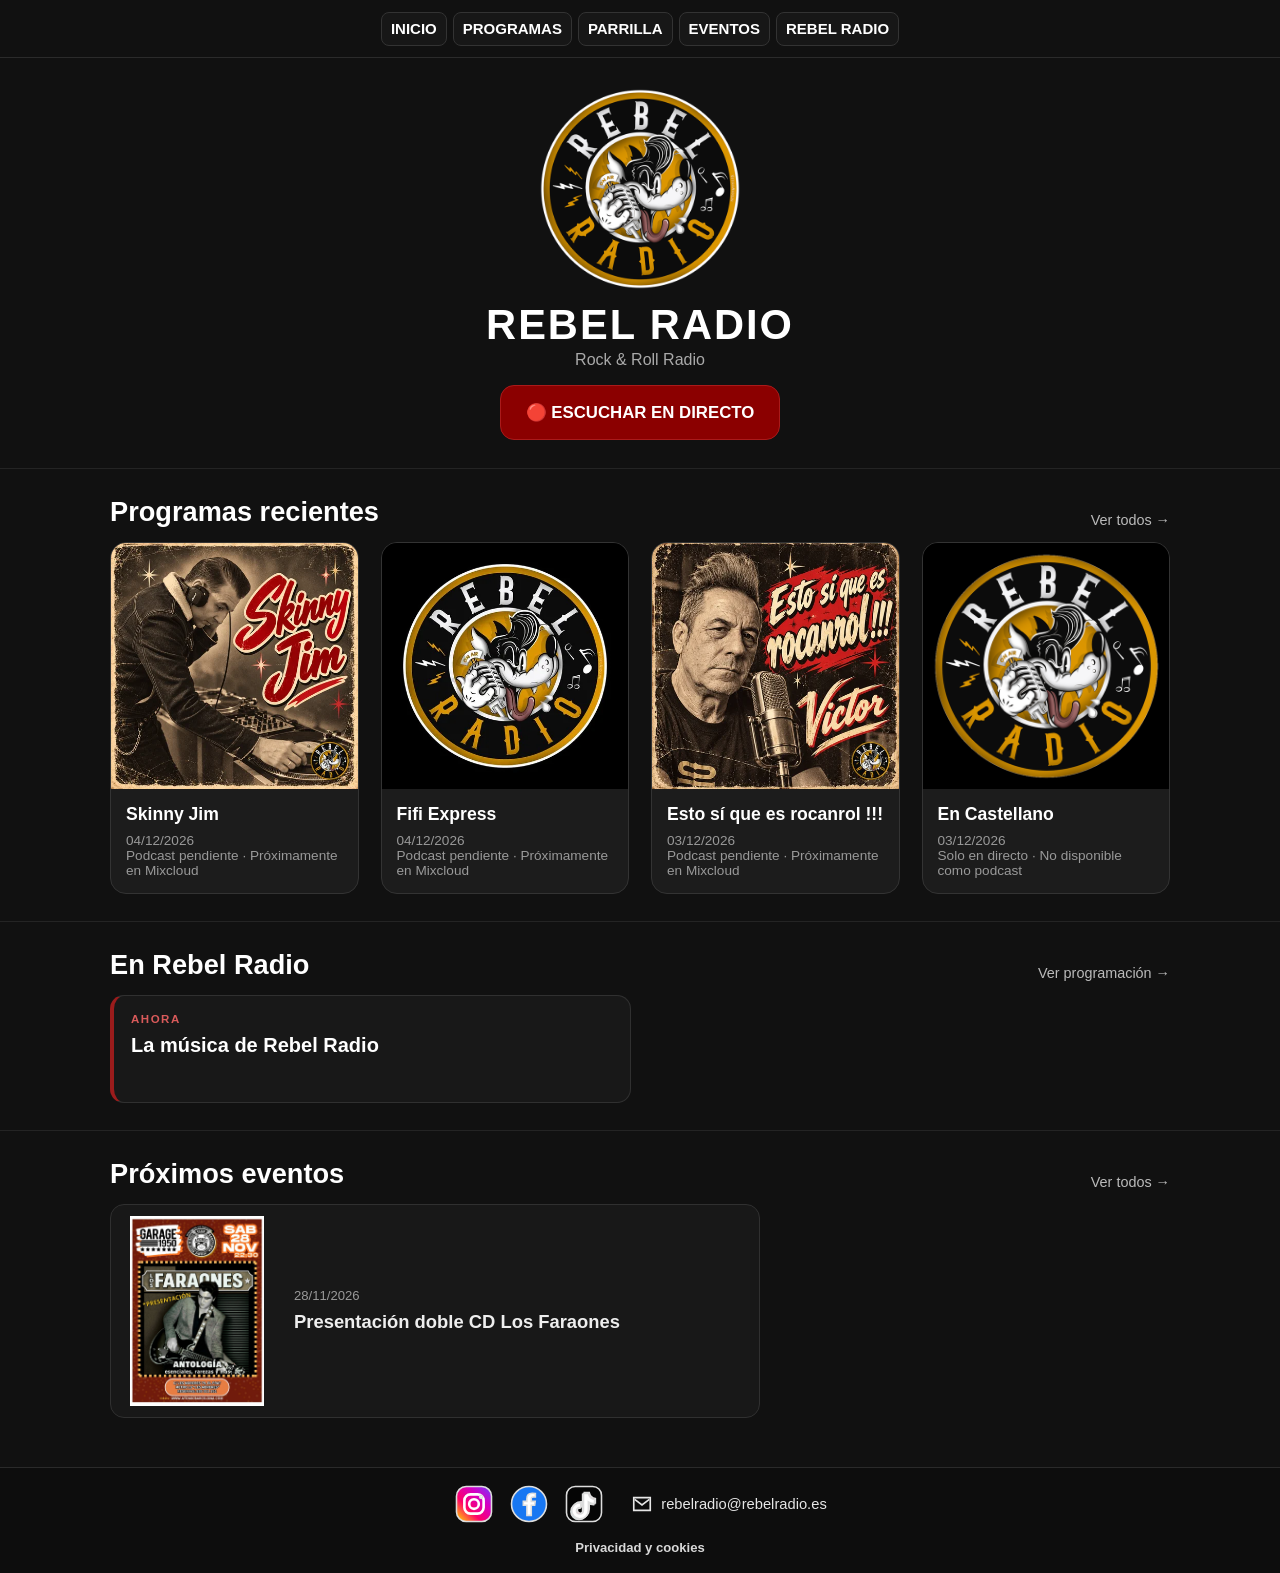
<file: index.html>
<!DOCTYPE html>
<html lang="es">
<head>
<link rel="icon" type="image/png" sizes="512x512" href="/icons/favicon-rebel-oficial-redondo.png?v=20261110-oficial-original1">
<meta charset="UTF-8">
<meta name="viewport" content="width=device-width, initial-scale=1.0">

<title>Rebel Radio</title>
<meta name="description" content="Rebel Radio · Rock & Roll Radio. Programas, parrilla, eventos y emisión en directo.">

<link rel="manifest" href="/manifest.json">
<link rel="apple-touch-icon" href="/icons/apple-touch-icon.png">

<meta name="theme-color" content="#111111">
<meta name="apple-mobile-web-app-capable" content="yes">
<meta name="apple-mobile-web-app-status-bar-style" content="black">
<meta name="apple-mobile-web-app-title" content="Rebel Radio">

<style>
*{
    box-sizing:border-box;
}

body{
    margin:0;
    background:#111;
    color:white;
    font-family:Arial,sans-serif;
}

a{
    color:inherit;
}

header{
    border-bottom:1px solid #2b2b2b;
    background:#111;
}

.cabecera{
    max-width:1100px;
    margin:auto;
    padding:15px 20px;
    display:flex;
    align-items:center;
    justify-content:space-between;
    gap:20px;
}

.marca{
    font-weight:bold;
    letter-spacing:1px;
    text-decoration:none;
    white-space:nowrap;
}

nav{
    display:flex;
    gap:20px;
    flex-wrap:wrap;
    justify-content:flex-end;
}

nav a{
    color:#ccc;
    text-decoration:none;
    font-size:.9rem;
}

nav a:hover{
    color:white;
}

main{
    width:100%;
}

.hero{
    max-width:1100px;
    margin:auto;
    padding:55px 20px 60px;
    text-align:center;
}

.logo{
    width:220px;
    max-width:60vw;
    height:auto;
    display:block;
    margin:0 auto 20px;
}

h1{
    margin:0;
    font-size:2.6rem;
    letter-spacing:2px;
}

.lema{
    color:#aaa;
    margin:10px 0 30px;
}

.directo{
    display:inline-block;
    background:#8b0000;
    border:1px solid #aa1a1a;
    border-radius:14px;
    padding:18px 28px;
    color:white;
    text-decoration:none;
    font-weight:bold;
    font-size:1.05rem;
}

.seccion{
    border-top:1px solid #242424;
}

.interior{
    max-width:1100px;
    margin:auto;
    padding:45px 20px;
}

.titulo-seccion{
    display:flex;
    align-items:end;
    justify-content:space-between;
    gap:20px;
    margin-bottom:25px;
}

.titulo-seccion h2{
    margin:0;
    font-size:1.7rem;
}

.ver-todos{
    color:#bbb;
    text-decoration:none;
    font-size:.9rem;
}

.ver-todos:hover{
    color:white;
}

#ultimos{
    display:grid;
    grid-template-columns:repeat(4, minmax(0,1fr));
    gap:22px;
}

.programa{
    background:#1c1c1c;
    border:1px solid #333;
    border-radius:16px;
    overflow:hidden;
    text-decoration:none;
    min-width:0;
    transition:transform .15s ease, border-color .15s ease;
}

.programa:hover{
    transform:translateY(-2px);
    border-color:#555;
}

.programa img{
    width:100%;
    aspect-ratio:1 / 1;
    object-fit:cover;
    display:block;
}

.programa-datos{
    padding:15px;
}

.programa h3{
    margin:0 0 8px;
    font-size:1.1rem;
}

.programa p{
    margin:0;
    color:#999;
    font-size:.85rem;
}

.estado{
    color:#888;
}

/* PRÓXIMO EVENTO EN PORTADA */

.evento-portada{
    display:grid;
    grid-template-columns:150px 1fr;
    gap:22px;
    align-items:center;
    max-width:650px;
    background:#181818;
    border:1px solid #303030;
    border-radius:14px;
    padding:14px;
    text-decoration:none;
    color:#eee;
    transition:transform .15s ease, border-color .15s ease;
}

.evento-portada:hover{
    transform:translateY(-2px);
    border-color:#555;
}

.evento-portada img{
    width:150px;
    max-height:190px;
    object-fit:contain;
    display:block;
    border-radius:8px;
}

.evento-portada.rebel img{
    outline:none;
}

.evento-portada-rebel{
    position:relative;
    display:flex;
    flex-direction:column;
    align-items:center;
    justify-content:center;
    width:130px;
    min-height:58px;
    box-sizing:border-box;
    margin:0 auto 14px;
    padding:9px 13px 8px;
    border:3px double #ffc247;
    border-radius:50%;
    color:#ffc247;
    background:rgba(255,194,71,.08);
    transform:rotate(-4deg);
    transform-origin:center;
    text-align:center;
    text-transform:uppercase;
    line-height:1.02;
    box-shadow:0 0 10px rgba(255,194,71,.12);
}

.evento-portada-rebel::before{
    content:"";
    position:absolute;
    inset:3px;
    border:1px solid rgba(255,194,71,.82);
    border-radius:50%;
    pointer-events:none;
}

.evento-portada-rebel span{
    position:relative;
    z-index:1;
    font-size:.65rem;
    font-weight:800;
    letter-spacing:.09em;
}

.evento-portada-rebel strong{
    position:relative;
    z-index:1;
    margin-top:3px;
    color:inherit;
    font-size:.82rem;
    font-weight:900;
    letter-spacing:.11em;
}

@media(max-width:600px){
    .evento-portada-rebel{
        width:118px;
        min-height:52px;
        margin:0 auto 12px;
        padding:7px 10px 6px;
    }
}

.evento-portada-fecha{
    color:#999;
    font-size:.82rem;
    margin-bottom:7px;
}

.evento-portada-nombre{
    margin:0;
    font-size:1.15rem;
    line-height:1.3;
}

.evento-portada-accion{
    display:block;
    margin-top:12px;
    color:#bbb;
    font-size:.85rem;
}

@media(max-width:600px){

    .evento-portada{
        grid-template-columns:90px 1fr;
        gap:12px;
        padding:10px;
    }

    .evento-portada img{
        width:90px;
        max-height:120px;
    }

    .evento-portada-nombre{
        font-size:.95rem;
    }

    .evento-portada-fecha,
    .evento-portada-accion{
        font-size:.76rem;
    }
}

.proximamente{
    background:#181818;
    border:1px solid #2d2d2d;
    border-radius:14px;
    padding:22px;
    color:#aaa;
    text-align:center;
}

.emision-actual{
    display:grid;
    grid-template-columns:1fr 1fr;
    gap:18px;
}

.bloque-emision{
    background:#181818;
    border:1px solid #303030;
    border-radius:14px;
    padding:22px;
    min-height:135px;
}

.bloque-emision.ahora{
    border-left:4px solid #9b1c1c;
}

.rotulo-emision{
    color:#888;
    font-size:.72rem;
    font-weight:bold;
    letter-spacing:1.5px;
    margin-bottom:12px;
}

.ahora .rotulo-emision{
    color:#d85a5a;
}

.nombre-emision{
    font-size:1.25rem;
    font-weight:bold;
    line-height:1.25;
}

.detalle-emision{
    margin-top:9px;
    color:#999;
    font-size:.85rem;
}

@media(max-width:600px){
    .emision-actual{
        grid-template-columns:1fr;
    }
}

footer{
    border-top:1px solid #242424;
}

.pie{
    max-width:1100px;
    margin:auto;
    padding:30px 20px;
    color:#777;
    text-align:center;
    font-size:.85rem;
}

@media(max-width:700px){

    .cabecera{
        flex-direction:column;
        gap:12px;
    }

    nav{
        justify-content:center;
        gap:15px;
    }

    .hero{
        padding:38px 15px 45px;
    }

    h1{
        font-size:2rem;
    }

    .interior{
        padding:35px 15px;
    }

    #ultimos{
        grid-template-columns:repeat(2, minmax(0,1fr));
        gap:12px;
    }
}

@media(max-width:600px){

    #ultimos{
        grid-template-columns:1fr;
        gap:10px;
    }

    .programa{
        display:grid;
        grid-template-columns:90px 1fr;
        align-items:center;
        border-radius:10px;
    }

    .programa img{
        width:90px;
        height:90px;
        aspect-ratio:auto;
        object-fit:cover;
    }

    .programa-datos{
        padding:10px 13px;
        min-width:0;
    }

    .programa h3{
        margin:0 0 5px;
        font-size:1rem;
        line-height:1.2;
    }

    .programa p{
        font-size:.78rem;
        line-height:1.3;
    }
}


/* =========================================================
   MENU SUPERIOR COMUN REBEL RADIO
   ========================================================= */

nav,
.navegacion{
    display:flex;
    justify-content:center;
    flex-wrap:nowrap !important;
    gap:6px !important;
    align-items:center;
}

.cabecera{
    display:flex;
    justify-content:center !important;
}

nav a,
.navegacion a{
    margin:0 !important;
    padding:7px 9px;
    box-sizing:border-box;
    border:1px solid #333;
    border-radius:8px;
    background:#171717;
    color:#ccc;
    text-decoration:none;
    font-size:15px !important;
    font-weight:700;
    line-height:1.2;
    white-space:nowrap;
    flex:0 0 auto;
    transition:background .15s ease, border-color .15s ease, color .15s ease;
}

nav a:hover,
.navegacion a:hover{
    background:#242424;
    border-color:#555;
    color:#fff;
}

nav a.activo,
.navegacion a.activo{
    color:#e0a052;
    border-color:#d08a2f;
    background:rgba(208,138,47,.12);
}

@media (max-width:700px){
    nav,
    .navegacion{
        justify-content:center !important;
        gap:4px !important;
        max-width:100%;
        overflow-x:auto;
        scrollbar-width:none;
        -webkit-overflow-scrolling:touch;
    }

    nav::-webkit-scrollbar,
    .navegacion::-webkit-scrollbar{
        display:none;
    }

    nav a,
    .navegacion a{
        padding:6px clamp(5px,1.5vw,7px);
        font-size:clamp(11px,3vw,12.5px) !important;
    }
}



/* REBEL-CABECERA-FIJA-INICIO */

header{
    margin:0 !important;
    padding:12px 16px !important;
    min-height:58px !important;
    height:58px !important;
    box-sizing:border-box !important;
    display:flex !important;
    align-items:center !important;
    justify-content:center !important;
    overflow:visible !important;
    background:#111 !important;
    border:0 !important;
    border-bottom:1px solid #2b2b2b !important;
}

header .cabecera{
    width:100% !important;
    max-width:100% !important;
    height:100% !important;
    min-width:0 !important;
    margin:0 !important;
    padding:0 !important;
    box-sizing:border-box !important;
    display:flex !important;
    align-items:center !important;
    justify-content:center !important;
    gap:0 !important;
}

header nav,
header .navegacion{
    width:auto !important;
    max-width:100% !important;
    min-width:0 !important;
    margin:0 auto !important;
    padding:0 !important;
    box-sizing:border-box !important;
    display:flex !important;
    align-items:center !important;
    justify-content:center !important;
    flex-wrap:nowrap !important;
    gap:6px !important;
    border:0 !important;
}

header nav a,
header .navegacion a{
    flex:0 0 auto !important;
    margin:0 !important;
}

@media (max-width:700px){
    header{
        padding:10px 0 !important;
        min-height:54px !important;
        height:54px !important;
        overflow:hidden !important;
    }

    header .cabecera{
        width:100% !important;
        max-width:100% !important;
        height:100% !important;
        min-width:0 !important;
    }

    header nav,
    header .navegacion{
        width:100% !important;
        max-width:100% !important;
        min-width:0 !important;
        margin:0 !important;
        padding:0 8px !important;
        justify-content:flex-start !important;
        overflow-x:auto !important;
        overflow-y:hidden !important;
        scroll-padding-left:8px !important;
        scrollbar-width:none !important;
        -webkit-overflow-scrolling:touch;
    }

    header nav::-webkit-scrollbar,
    header .navegacion::-webkit-scrollbar{
        display:none !important;
    }

    header nav a:first-child,
    header .navegacion a:first-child{
        margin-left:0 !important;
    }

    header nav a:last-child,
    header .navegacion a:last-child{
        margin-right:8px !important;
    }
}

/* REBEL-CABECERA-FIJA-FIN */

</style>
  <link rel="stylesheet" href="/rebel-ui.css?v=20261019-nav-fijo1" data-rebel-i18n-css="1">
</head>

<body class="rr-home-page">

<header class="rr-header">
  <button type="button" class="rr-menu-toggle" aria-expanded="false">☰ MENÚ</button>

  <nav class="rr-main-nav" aria-label="Navegación principal">
    <a href="/">INICIO</a>
    <a href="/programas.html">PROGRAMAS</a>
    <a href="/programacion.html">PARRILLA</a>
    <a href="/eventos.html">EVENTOS</a>
    <a href="/rebel-radio.html">REBEL RADIO</a>
  </nav>
</header>

<main>

    <section class="hero">

        <img
            class="logo"
            src="/icons/logo-portada-redondo.png?v=20261111-redondo"
            alt="Rebel Radio"
        >

        <h1>REBEL RADIO</h1>

        <p class="lema">
            Rock & Roll Radio
        </p>

        <a
            class="directo"
            href="https://www.mixcloud.com/live/Rock_and_Roll_Rebel_Radio/">
            🔴 ESCUCHAR EN DIRECTO
        </a>

    </section>


    <section class="seccion">

        <div class="interior">

            <div class="titulo-seccion">

                <h2>Programas recientes</h2>

                <a
                    class="ver-todos"
                    href="/programas.html">
                    Ver todos →
                </a>

            </div>

            <p id="estado-programas" class="estado">
                Cargando programas...
            </p>

            <div id="ultimos"></div>

        </div>

    </section>


    <section
        class="seccion"
        id="en-emision">

        <div class="interior">

            <div class="titulo-seccion">
                <h2>En Rebel Radio</h2>

                <a
                    class="ver-todos"
                    href="/programacion.html">
                    Ver programación →
                </a>
            </div>

            <div class="emision-actual">

                <a
                    class="bloque-emision ahora"
                    href="https://www.mixcloud.com/live/Rock_and_Roll_Rebel_Radio/"
                    target="_blank"
                    rel="noopener"
                    style="display:block; color:inherit; text-decoration:none;">

                    <div class="rotulo-emision">
                        AHORA
                    </div>

                    <div
                        id="ahora-nombre"
                        class="nombre-emision">
                        Cargando...
                    </div>

                    <div
                        id="ahora-detalle"
                        class="detalle-emision">
                    </div>

                </a>


            </div>

        </div>

    </section>

    <section class="seccion" id="proximo-evento">

        <div class="interior">

            <div class="titulo-seccion">

                <h2>Próximos eventos</h2>

                <a
                    class="ver-todos"
                    href="/eventos.html">
                    Ver todos →
                </a>

            </div>

            <p id="estado-evento" class="estado">
                Cargando evento...
            </p>

            <div id="evento-portada"></div>

        </div>

    </section>

</main>






<script>

function fechaVisible(fecha){

    if(!fecha){
        return '';
    }

    const [anio, mes, dia] =
        fecha.split('-');

    return `${dia}/${mes}/${anio}`;
}


const ultimos =
    document.getElementById('ultimos');

const estadoProgramas =
    document.getElementById('estado-programas');


/* PROGRAMAS RECIENTES POR PARRILLA — 18-10-2026 */

const MS_DIA_RECIENTES = 24 * 60 * 60 * 1000;
const DIAS_RECIENTES = [
    'domingo',
    'lunes',
    'martes',
    'miercoles',
    'jueves',
    'viernes',
    'sabado'
];

function ahoraMadridRecientes(){

    const partes = new Intl.DateTimeFormat(
        'en-CA',
        {
            timeZone: 'Europe/Madrid',
            year: 'numeric',
            month: '2-digit',
            day: '2-digit',
            hour: '2-digit',
            minute: '2-digit',
            second: '2-digit',
            hourCycle: 'h23'
        }
    ).formatToParts(new Date());

    const valor = tipo =>
        Number(partes.find(p => p.type === tipo)?.value);

    /*
     * Date UTC usado aquí como contenedor de la hora civil de Madrid.
     * Así los cálculos de parrilla no dependen de la zona del dispositivo.
     */
    return new Date(Date.UTC(
        valor('year'),
        valor('month') - 1,
        valor('day'),
        valor('hour'),
        valor('minute'),
        valor('second')
    ));
}

function fechaISORecientes(fecha){

    return [
        fecha.getUTCFullYear(),
        String(fecha.getUTCMonth() + 1).padStart(2, '0'),
        String(fecha.getUTCDate()).padStart(2, '0')
    ].join('-');
}

function fechaDesdeISORecientes(iso){

    const [anio, mes, dia] =
        String(iso).split('-').map(Number);

    return new Date(Date.UTC(anio, mes - 1, dia));
}

function inicioRecientes(fechaDia, hora){

    const [h, m] =
        String(hora).split(':').map(Number);

    return new Date(Date.UTC(
        fechaDia.getUTCFullYear(),
        fechaDia.getUTCMonth(),
        fechaDia.getUTCDate(),
        h,
        m
    ));
}

function reglaActivaRecientes(emision, fechaDia){

    if(
        emision.regla === 'biweekly' &&
        emision.anchor_date
    ){
        const ancla =
            fechaDesdeISORecientes(emision.anchor_date);

        const dia =
            new Date(Date.UTC(
                fechaDia.getUTCFullYear(),
                fechaDia.getUTCMonth(),
                fechaDia.getUTCDate()
            ));

        const diferencia =
            Math.round(
                (dia.getTime() - ancla.getTime()) /
                MS_DIA_RECIENTES
            );

        return (
            diferencia >= 0 &&
            diferencia % 14 === 0
        );
    }

    return true;
}

function emisionesRecientesPrevistas(parrilla){

    const ahora =
        ahoraMadridRecientes();

    const candidatas = [];

    /*
     * Miramos 45 días hacia atrás: sobra para obtener cuatro
     * programas distintos incluso con espacios quincenales.
     */
    for(let retroceso = 0; retroceso <= 45; retroceso++){

        const fechaDia =
            new Date(Date.UTC(
                ahora.getUTCFullYear(),
                ahora.getUTCMonth(),
                ahora.getUTCDate() - retroceso
            ));

        const fechaISO =
            fechaISORecientes(fechaDia);

        const dia =
            DIAS_RECIENTES[fechaDia.getUTCDay()];

        const excepciones =
            (parrilla.excepciones || [])
                .filter(e => e.fecha === fechaISO);

        const cancelados = new Set(
            excepciones
                .filter(e => e.accion === 'cancel')
                .map(e => e.programa_id)
        );

        const horasSustituidas = new Set(
            excepciones
                .filter(e =>
                    ['replace', 'special'].includes(e.accion) &&
                    e.hora
                )
                .map(e => e.hora)
        );

        for(const emision of (parrilla.emisiones || [])){

            if(
                emision.dia !== dia ||
                !['estreno', 'musical'].includes(emision.tipo)
            ){
                continue;
            }

            if(cancelados.has(emision.programa_id)){
                continue;
            }

            if(horasSustituidas.has(emision.hora)){
                continue;
            }

            if(!reglaActivaRecientes(emision, fechaDia)){
                continue;
            }

            const inicio =
                inicioRecientes(fechaDia, emision.hora);

            const fin =
                new Date(
                    inicio.getTime() +
                    Number(emision.duracion_minutos || 0) *
                    60 * 1000
                );

            /*
             * Por decisión actual de Rebel Radio, cuando la franja termina
             * confiamos en que el sistema ha emitido lo programado.
             */
            if(fin.getTime() > ahora.getTime()){
                continue;
            }

            candidatas.push({
                programa_id: emision.programa_id,
                nombre: emision.nombre,
                fecha: fechaISO,
                inicio: inicio.getTime(),
                tipo: emision.tipo
            });
        }

        for(const especial of (parrilla.reglas_especiales || [])){

            if(
                Number(especial.dia_del_mes) !==
                fechaDia.getUTCDate()
            ){
                continue;
            }

            if(cancelados.has(especial.programa_id || especial.id)){
                continue;
            }

            if(horasSustituidas.has(especial.hora)){
                continue;
            }

            const inicio =
                inicioRecientes(fechaDia, especial.hora);

            const fin =
                new Date(
                    inicio.getTime() +
                    Number(especial.duracion_minutos || 0) *
                    60 * 1000
                );

            if(fin.getTime() > ahora.getTime()){
                continue;
            }

            candidatas.push({
                programa_id:
                    especial.programa_id || especial.id,
                nombre: especial.nombre,
                fecha: fechaISO,
                inicio: inicio.getTime(),
                tipo: 'especial'
            });
        }

        /* Excepciones concretas que introducen o sustituyen una emisión. */
        for(const exc of excepciones){

            if(
                !['replace', 'special'].includes(exc.accion) ||
                !exc.hora
            ){
                continue;
            }

            const tipoExc =
                exc.accion === 'replace'
                    ? (exc.tipo || 'estreno')
                    : 'especial';

            if(tipoExc === 'repeticion'){
                continue;
            }

            const inicio =
                inicioRecientes(fechaDia, exc.hora);

            const fin =
                new Date(
                    inicio.getTime() +
                    Number(exc.duracion_minutos || 0) *
                    60 * 1000
                );

            if(fin.getTime() > ahora.getTime()){
                continue;
            }

            candidatas.push({
                programa_id: exc.programa_id,
                nombre: exc.nombre,
                fecha: fechaISO,
                inicio: inicio.getTime(),
                tipo: tipoExc
            });
        }
    }

    candidatas.sort(
        (a, b) => b.inicio - a.inicio
    );

    const vistos = new Set();
    const resultado = [];

    for(const item of candidatas){

        if(
            !item.programa_id ||
            vistos.has(item.programa_id)
        ){
            continue;
        }

        vistos.add(item.programa_id);
        resultado.push(item);

        if(resultado.length === 4){
            break;
        }
    }

    return resultado;
}

function sumarDiasRecientes(iso, dias){

    const fecha =
        fechaDesdeISORecientes(iso);

    fecha.setUTCDate(
        fecha.getUTCDate() + dias
    );

    return fechaISORecientes(fecha);
}

function episodioDeEmisionReciente(programa, emision){

    if(
        !programa ||
        !Array.isArray(programa.episodios)
    ){
        return null;
    }

    const proveedor =
        programa.proveedor || 'mixcloud';

    if(proveedor === 'ivoox'){

        /*
         * iVoox fecha por publicación RSS. Elvis puede aparecer
         * después de emitirse, por lo que admitimos hasta +3 días.
         */
        const limite =
            sumarDiasRecientes(emision.fecha, 3);

        return programa.episodios.find(
            episodio =>
                episodio &&
                episodio.fecha >= emision.fecha &&
                episodio.fecha <= limite
        ) || null;
    }

    /*
     * En Mixcloud la fecha normalizada procede del nombre del episodio
     * y corresponde a la fecha de emisión.
     */
    return programa.episodios.find(
        episodio =>
            episodio &&
            episodio.fecha === emision.fecha
    ) || null;
}

function estadoPodcastReciente(programa, emision){

    const proveedor =
        programa?.proveedor ||
        (emision.tipo === 'musical'
            ? 'directo'
            : 'mixcloud');

    const episodio =
        episodioDeEmisionReciente(programa, emision);

    const ultimaPortada =
        programa?.episodios?.[0]?.imagen || '';

    if(proveedor === 'directo'){
        return {
            texto:
                'Solo en directo · No disponible como podcast',
            episodio: null,
            imagen:
                ultimaPortada || '/icons/icon-512.png'
        };
    }

    if(episodio){
        return {
            texto:
                proveedor === 'ivoox'
                    ? 'Podcast disponible · iVoox'
                    : 'Podcast disponible · Mixcloud',
            episodio,
            imagen:
                episodio.imagen ||
                ultimaPortada ||
                '/icons/icon-512.png'
        };
    }

    return {
        texto:
            proveedor === 'ivoox'
                ? 'Podcast pendiente · Próximamente en iVoox'
                : 'Podcast pendiente · Próximamente en Mixcloud',
        episodio: null,
        imagen:
            ultimaPortada || '/icons/icon-512.png'
    };
}

Promise.all([
    fetch('/catalogo-mixcloud.json?rr=' + Date.now(), {cache:'no-store'}),
    fetch('/parrilla.json?rr=' + Date.now(), {cache:'no-store'})
])

    .then(async ([respuestaCatalogo, respuestaParrilla]) => {

        if(!respuestaCatalogo.ok){
            throw new Error(
                'No se puede cargar el catálogo'
            );
        }

        if(!respuestaParrilla.ok){
            throw new Error(
                'No se puede cargar la parrilla'
            );
        }

        return [
            await respuestaCatalogo.json(),
            await respuestaParrilla.json()
        ];
    })

    .then(([catalogo, parrilla]) => {

        estadoProgramas.style.display =
            'none';

        const recientes =
            emisionesRecientesPrevistas(parrilla);

        for(const emision of recientes){

            const programa =
                catalogo.programas.find(
                    p => p.id === emision.programa_id
                ) || {
                    id: emision.programa_id,
                    nombre: emision.nombre,
                    proveedor:
                        emision.tipo === 'musical'
                            ? 'directo'
                            : 'mixcloud',
                    episodios: []
                };

            const podcast =
                estadoPodcastReciente(programa, emision);

            const tarjeta =
                document.createElement('a');

            tarjeta.className =
                'programa';

            tarjeta.href =
                `/programa.html?id=${programa.id}`;

            tarjeta.innerHTML = `
                <img
                    src="${podcast.imagen}"
                    alt="${programa.nombre}"
                >

                <div class="programa-datos">

                    <h3>
                        ${programa.nombre}
                    </h3>

                    <p>
                        ${fechaVisible(emision.fecha)}
                    </p>

                    <p class="estado-podcast">
                        ${podcast.texto}
                    </p>

                </div>
            `;

            ultimos.appendChild(tarjeta);
        }

        if(!recientes.length){
            estadoProgramas.style.display =
                'block';

            estadoProgramas.textContent =
                'No hay programas recientes en la parrilla.';
        }
    })

    .catch(error => {

        estadoProgramas.textContent =
            'No se han podido cargar los programas recientes.';

        console.error(error);
    });


/* =========================================================
   AHORA / A CONTINUACIÓN
   ========================================================= */

const diasParrilla = [
    'domingo',
    'lunes',
    'martes',
    'miercoles',
    'jueves',
    'viernes',
    'sabado'
];

const nombresDias = {
    domingo: 'Domingo',
    lunes: 'Lunes',
    martes: 'Martes',
    miercoles: 'Miércoles',
    jueves: 'Jueves',
    viernes: 'Viernes',
    sabado: 'Sábado'
};


function horaAMinutos(hora){

    const [h, m] = hora.split(':').map(Number);

    /*
     * 00:00 está al final de nuestra jornada de parrilla.
     */
    if(h === 0){
        return 24 * 60 + m;
    }

    return h * 60 + m;
}


function datosMadrid(){

    const partes = new Intl.DateTimeFormat(
        'es-ES',
        {
            timeZone: 'Europe/Madrid',
            weekday: 'long',
            day: 'numeric',
            hour: '2-digit',
            minute: '2-digit',
            hour12: false
        }
    ).formatToParts(new Date());

    const valor = tipo =>
        partes.find(p => p.type === tipo)?.value;

    const normalizar = texto =>
        texto
            .normalize('NFD')
            .replace(/[\u0300-\u036f]/g, '')
            .toLowerCase();

    return {
        dia: normalizar(valor('weekday')),
        diaMes: Number(valor('day')),
        hora: Number(valor('hour')),
        minuto: Number(valor('minute'))
    };
}


function emisionEspecialElvis(fecha, hora){

    return (
        fecha.diaMes === 16 &&
        hora === '21:00'
    );
}


function emisionesDelDia(datos, dia){

    return datos.emisiones
        .filter(e => e.dia === dia)
        .sort(
            (a,b) =>
                horaAMinutos(a.hora) -
                horaAMinutos(b.hora)
        );
}


function contenidoActual(datos, fecha){

    /*
     * La parrilla trabaja por horas completas.
     * Obtenemos la hora actual de Madrid.
     */

    const horaActual =
        `${String(fecha.hora).padStart(2,'0')}:00`;

    /*
     * Regla mensual de Ahora, Elvis.
     */

    if(emisionEspecialElvis(fecha, horaActual)){

        return {
            nombre: 'Ahora, Elvis',
            detalle: 'Especial mensual · 21:00'
        };
    }

    const emisiones =
        emisionesDelDia(datos, fecha.dia);

    const encontrada =
        emisiones.find(
            e => e.hora === horaActual
        );

    if(!encontrada){

        return {
            nombre: 'La música de Rebel Radio',
            detalle: ''
        };
    }

    let detalle = encontrada.hora;

    if(encontrada.tipo === 'estreno'){
        detalle += ' · Estreno';
    }

    else if(encontrada.tipo === 'repeticion'){
        detalle += ' · Repetición';
    }

    else if(encontrada.tipo === 'musical'){
        detalle += ' · Selección musical';
    }

    return {
        nombre: encontrada.nombre,
        detalle
    };
}


function siguienteContenido(datos, fecha){

    const ahoraMinutos =
        fecha.hora * 60 + fecha.minuto;

    /*
     * Buscamos contenido relevante:
     * programas, estrenos, repeticiones y
     * bloques musicales.
     *
     * La música de continuidad no cuenta
     * como "siguiente contenido".
     */

    for(let salto = 0; salto < 8; salto++){

        const indiceActual =
            diasParrilla.indexOf(fecha.dia);

        const indice =
            (indiceActual + salto) % 7;

        const dia =
            diasParrilla[indice];

        let emisiones =
            emisionesDelDia(datos, dia)
                .filter(e =>
                    e.tipo !== 'musica'
                );

        /*
         * Si estamos buscando en el día actual,
         * descartamos lo que ya ha empezado.
         */

        if(salto === 0){

            emisiones =
                emisiones.filter(
                    e =>
                        horaAMinutos(e.hora) >
                        ahoraMinutos
                );
        }

        /*
         * Ahora, Elvis tiene prioridad el día 16.
         *
         * Para "siguiente" solo necesitamos
         * insertarlo cuando el día actual es 16
         * y todavía no han llegado las 21:00.
         */

        if(
            salto === 0 &&
            fecha.diaMes === 16 &&
            ahoraMinutos < 21 * 60
        ){

            emisiones.push({
                hora: '21:00',
                nombre: 'Ahora, Elvis',
                tipo: 'especial'
            });

            emisiones.sort(
                (a,b) =>
                    horaAMinutos(a.hora) -
                    horaAMinutos(b.hora)
            );
        }

        if(emisiones.length){

            const siguiente =
                emisiones[0];

            let detalle =
                `${nombresDias[dia]} · ${siguiente.hora}`;

            if(siguiente.tipo === 'estreno'){
                detalle += ' · Estreno';
            }

            else if(siguiente.tipo === 'repeticion'){
                detalle += ' · Repetición';
            }

            else if(siguiente.tipo === 'musical'){
                detalle += ' · Selección musical';
            }

            else if(siguiente.tipo === 'especial'){
                detalle += ' · Especial mensual';
            }

            return {
                nombre: siguiente.nombre,
                detalle
            };
        }
    }

    return {
        nombre: 'Música',
        detalle: 'La música de Rebel Radio'
    };
}


function actualizarEmision(datos){

    const fecha =
        datosMadrid();

    const actual =
        contenidoActual(datos, fecha);

    document.getElementById(
        'ahora-nombre'
    ).textContent = actual.nombre;

    document.getElementById(
        'ahora-detalle'
    ).textContent = actual.detalle;
}


fetch('/parrilla.json?rr=' + Date.now(), {cache:'no-store'})

    .then(respuesta => {

        if(!respuesta.ok){
            throw new Error(
                'No se puede cargar parrilla.json'
            );
        }

        return respuesta.json();
    })

    .then(datos => {

        actualizarEmision(datos);

        /*
         * Se recalcula cada minuto.
         * No hace falta recargar la portada
         * cuando cambia la hora.
         */

        setInterval(
            () => actualizarEmision(datos),
            60000
        );
    })

    .catch(error => {

        document.getElementById(
            'ahora-nombre'
        ).textContent =
            'La música de Rebel Radio';

        document.getElementById(
            'ahora-detalle'
        ).textContent =
            '';

        console.error(error);
    });



if('serviceWorker' in navigator){

    window.addEventListener('load', () => {

        navigator.serviceWorker
            .register('/service-worker.js')
            .catch(
                error => console.error(
                    'Error registrando Service Worker:',
                    error
                )
            );
    });
}

/* PRÓXIMO EVENTO */

const eventoPortada =
    document.getElementById('evento-portada');

const estadoEvento =
    document.getElementById('estado-evento');

function fechaEventoVisible(fecha){
    const [anio, mes, dia] = fecha.split('-');
    return `${dia}/${mes}/${anio}`;
}

fetch('eventos.json?rr=' + Date.now(), {cache:'no-store'})
    .then(respuesta => {

        if(!respuesta.ok){
            throw new Error('No se puede cargar eventos.json');
        }

        return respuesta.json();
    })

    .then(datos => {

        if(!datos.eventos || !datos.eventos.length){
            estadoEvento.textContent =
                'Ahora mismo no hay eventos publicados.';
            return;
        }

        // Elegir por fecha, no por posición ni prioridad de participación.
        const fechaProxima = datos.eventos
            .map(e => e.fecha)
            .filter(Boolean)
            .sort()[0];
        const eventosDelDia = datos.eventos.filter(
            e => e.fecha === fechaProxima
        );

        estadoEvento.style.display = 'none';
        eventoPortada.style.display = 'grid';
        eventoPortada.style.gap = '14px';

        eventoPortada.innerHTML = eventosDelDia.map(evento => {

        const claseRebel = evento.participacion_rebel ? ' rebel' : '';
        const distintivoRebel = evento.participacion_rebel
            ? '<div class="evento-portada-rebel" aria-label="Rebel Radio participa"><span>REBEL RADIO</span><strong>PARTICIPA</strong></div>'
            : '';

        return `
            <a class="evento-portada${claseRebel}" href="/eventos.html">

                <img
                    src="${evento.imagen}"
                    alt="${evento.nombre}"
                    loading="lazy"
                >

                <div>

                    ${distintivoRebel}

                    <div class="evento-portada-fecha">
                        ${fechaEventoVisible(evento.fecha)}
                    </div>

                    <h3 class="evento-portada-nombre">
                        ${evento.nombre}
                    </h3>


                </div>

            </a>
        `;
        }).join('');
    })

    .catch(error => {

        estadoEvento.textContent =
            'No se ha podido cargar el próximo evento.';

        console.error(error);
    });


</script>

    <script src="rebel-estadisticas.js"></script>
<footer class="rr-footer" data-rr-footer="1">
  <div class="rr-footer-inner">
    <div class="rr-social-icons" aria-label="Redes sociales">
      <a class="rr-social rr-instagram" href="https://www.instagram.com/rebel_radio4/" target="_blank" rel="noopener noreferrer" aria-label="Instagram">
        <svg viewBox="0 0 48 48" aria-hidden="true">
          <defs><linearGradient id="rrig-footer" x1="5" y1="43" x2="43" y2="5" gradientUnits="userSpaceOnUse"><stop stop-color="#ffd600"/><stop offset=".35" stop-color="#ff0169"/><stop offset=".7" stop-color="#d300c5"/><stop offset="1" stop-color="#7638fa"/></linearGradient></defs>
          <rect x="4" y="4" width="40" height="40" rx="11" fill="url(#rrig-footer)"/>
          <rect x="13" y="13" width="22" height="22" rx="7" fill="none" stroke="#fff" stroke-width="3"/>
          <circle cx="24" cy="24" r="5.5" fill="none" stroke="#fff" stroke-width="3"/>
          <circle cx="32.2" cy="15.8" r="1.8" fill="#fff"/>
        </svg>
      </a>
      <a class="rr-social rr-facebook" href="https://www.facebook.com/rebelradio.es" target="_blank" rel="noopener noreferrer" aria-label="Facebook">
        <svg viewBox="0 0 48 48" aria-hidden="true"><circle cx="24" cy="24" r="20" fill="#1877F2"/><path fill="#fff" d="M26.6 37V25.5h3.9l.6-4.5h-4.5v-2.9c0-1.3.4-2.2 2.3-2.2h2.4v-4a32 32 0 0 0-3.6-.2c-3.6 0-6.1 2.2-6.1 6.3v3h-4.1v4.5h4.1V37z"/></svg>
      </a>
      <a class="rr-social rr-tiktok" href="https://www.tiktok.com/@rebelradio.es" target="_blank" rel="noopener noreferrer" aria-label="TikTok">
        <svg viewBox="0 0 48 48" aria-hidden="true">
          <rect x="4" y="4" width="40" height="40" rx="10" fill="#050505"/>
          <path d="M29 12c1 4 3.2 6.1 7 6.8v5c-2.4-.1-4.8-.9-7-2.2v9c0 6.2-4.4 10.2-9.8 10.2-5.2 0-9.2-4-9.2-9 0-5.6 4.5-9.6 10.4-9.2v5.2c-2.8-.2-5 1.3-5 3.9 0 2.2 1.7 3.8 3.8 3.8 2.6 0 4.2-1.9 4.2-5V12z" fill="#25F4EE" transform="translate(-1 1)"/>
          <path d="M29 12c1 4 3.2 6.1 7 6.8v5c-2.4-.1-4.8-.9-7-2.2v9c0 6.2-4.4 10.2-9.8 10.2-5.2 0-9.2-4-9.2-9 0-5.6 4.5-9.6 10.4-9.2v5.2c-2.8-.2-5 1.3-5 3.9 0 2.2 1.7 3.8 3.8 3.8 2.6 0 4.2-1.9 4.2-5V12z" fill="#FE2C55" transform="translate(1 -1)"/>
          <path d="M29 12c1 4 3.2 6.1 7 6.8v5c-2.4-.1-4.8-.9-7-2.2v9c0 6.2-4.4 10.2-9.8 10.2-5.2 0-9.2-4-9.2-9 0-5.6 4.5-9.6 10.4-9.2v5.2c-2.8-.2-5 1.3-5 3.9 0 2.2 1.7 3.8 3.8 3.8 2.6 0 4.2-1.9 4.2-5V12z" fill="#fff"/>
        </svg>
      </a>
    </div>
    <a class="rr-contact-link" href="mailto:rebelradio@rebelradio.es" aria-label="Correo de contacto">
      <svg viewBox="0 0 24 24" aria-hidden="true"><path d="M3 5h18v14H3z"/><path d="m4 7 8 6 8-6"/></svg>
      <span>rebelradio@rebelradio.es</span>
    </a>
  </div>
<div class="rr-legal-links" aria-label="Información legal">
  <a href="/privacidad.html">Privacidad y cookies</a>
</div>
</footer>
  <script src="/rebel-menu.js?v=20261019-nav-fijo1" defer></script>
  <script src="/rebel-ahora.js?v=20261110-musica-rebel" defer></script>
</body>
</html>
</file>
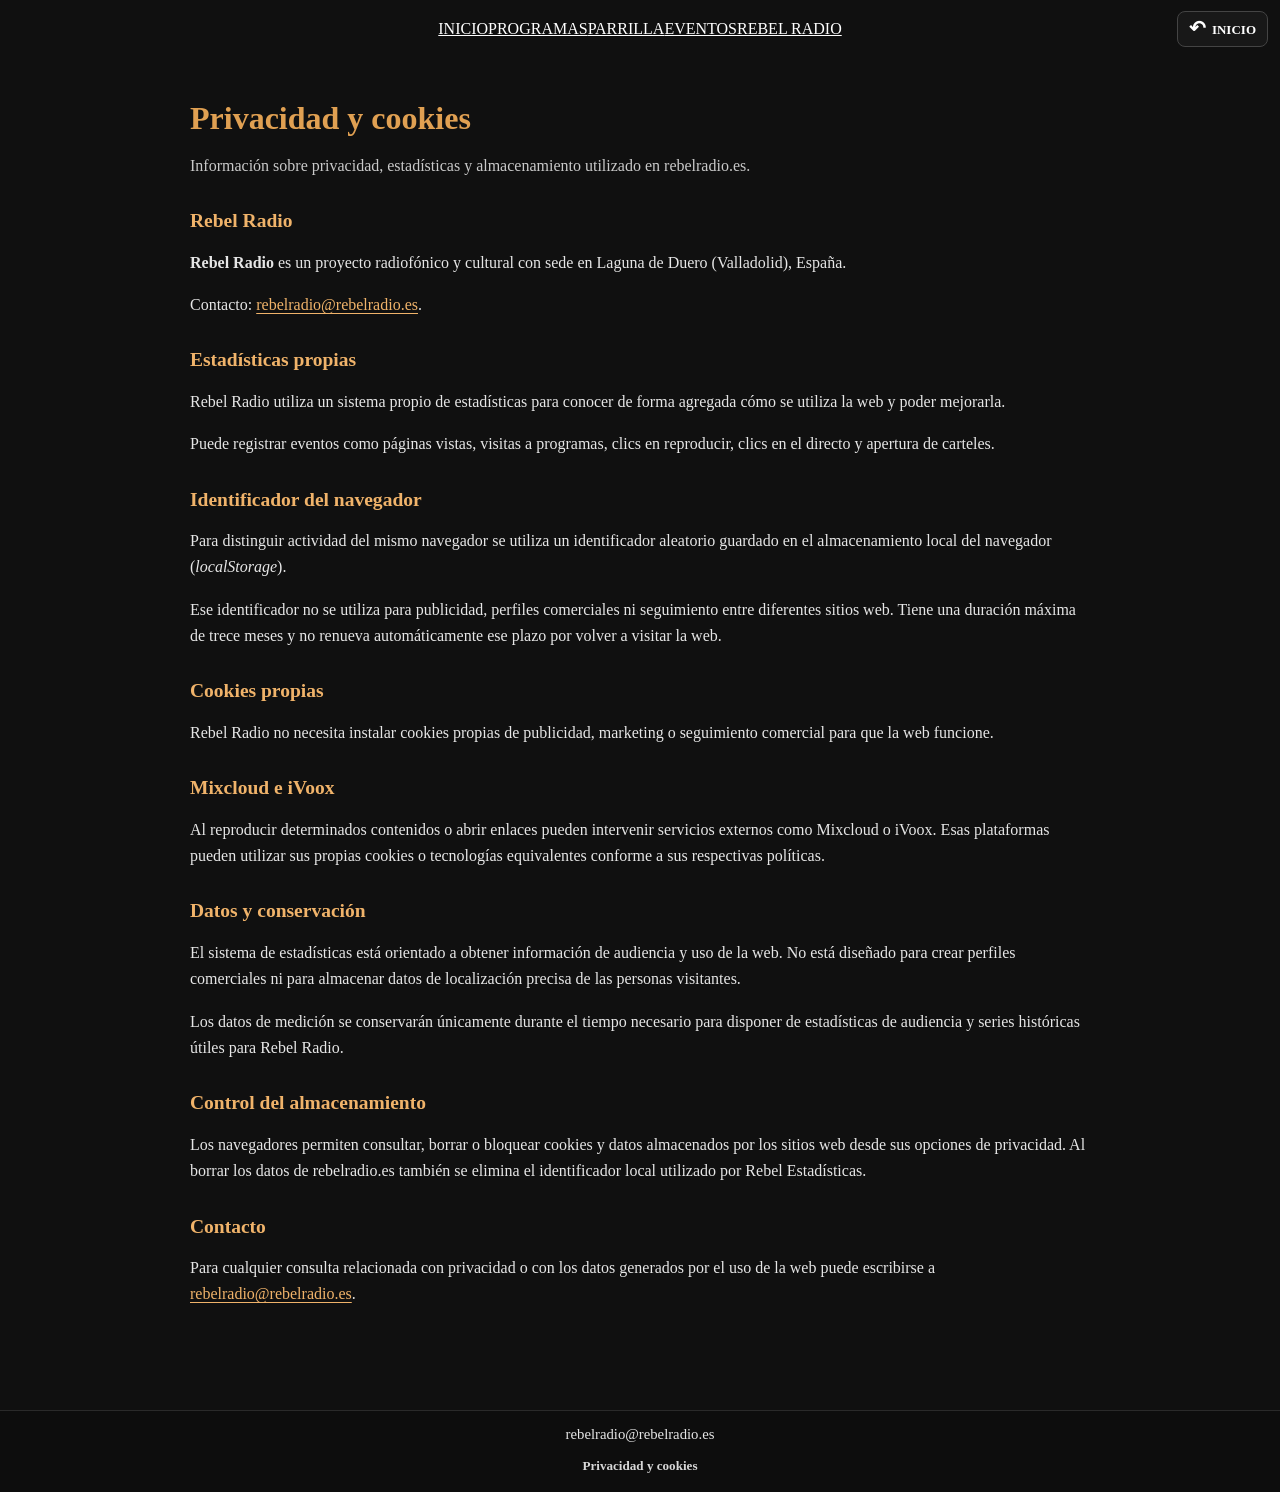
<file: aviso-legal.html>
<!DOCTYPE html>
<html lang="es">
<head>
<link rel="icon" type="image/png" sizes="512x512" href="/icons/favicon-rebel-oficial-redondo.png?v=20261110-oficial-original1">
<meta charset="UTF-8">
<meta name="viewport" content="width=device-width, initial-scale=1.0">
<meta http-equiv="refresh" content="0; url=/privacidad.html">
<title>Privacidad y cookies - Rebel Radio</title>
</head>
<body>
<p><a href="/privacidad.html">Privacidad y cookies</a></p>
</body>
</html>
</file>
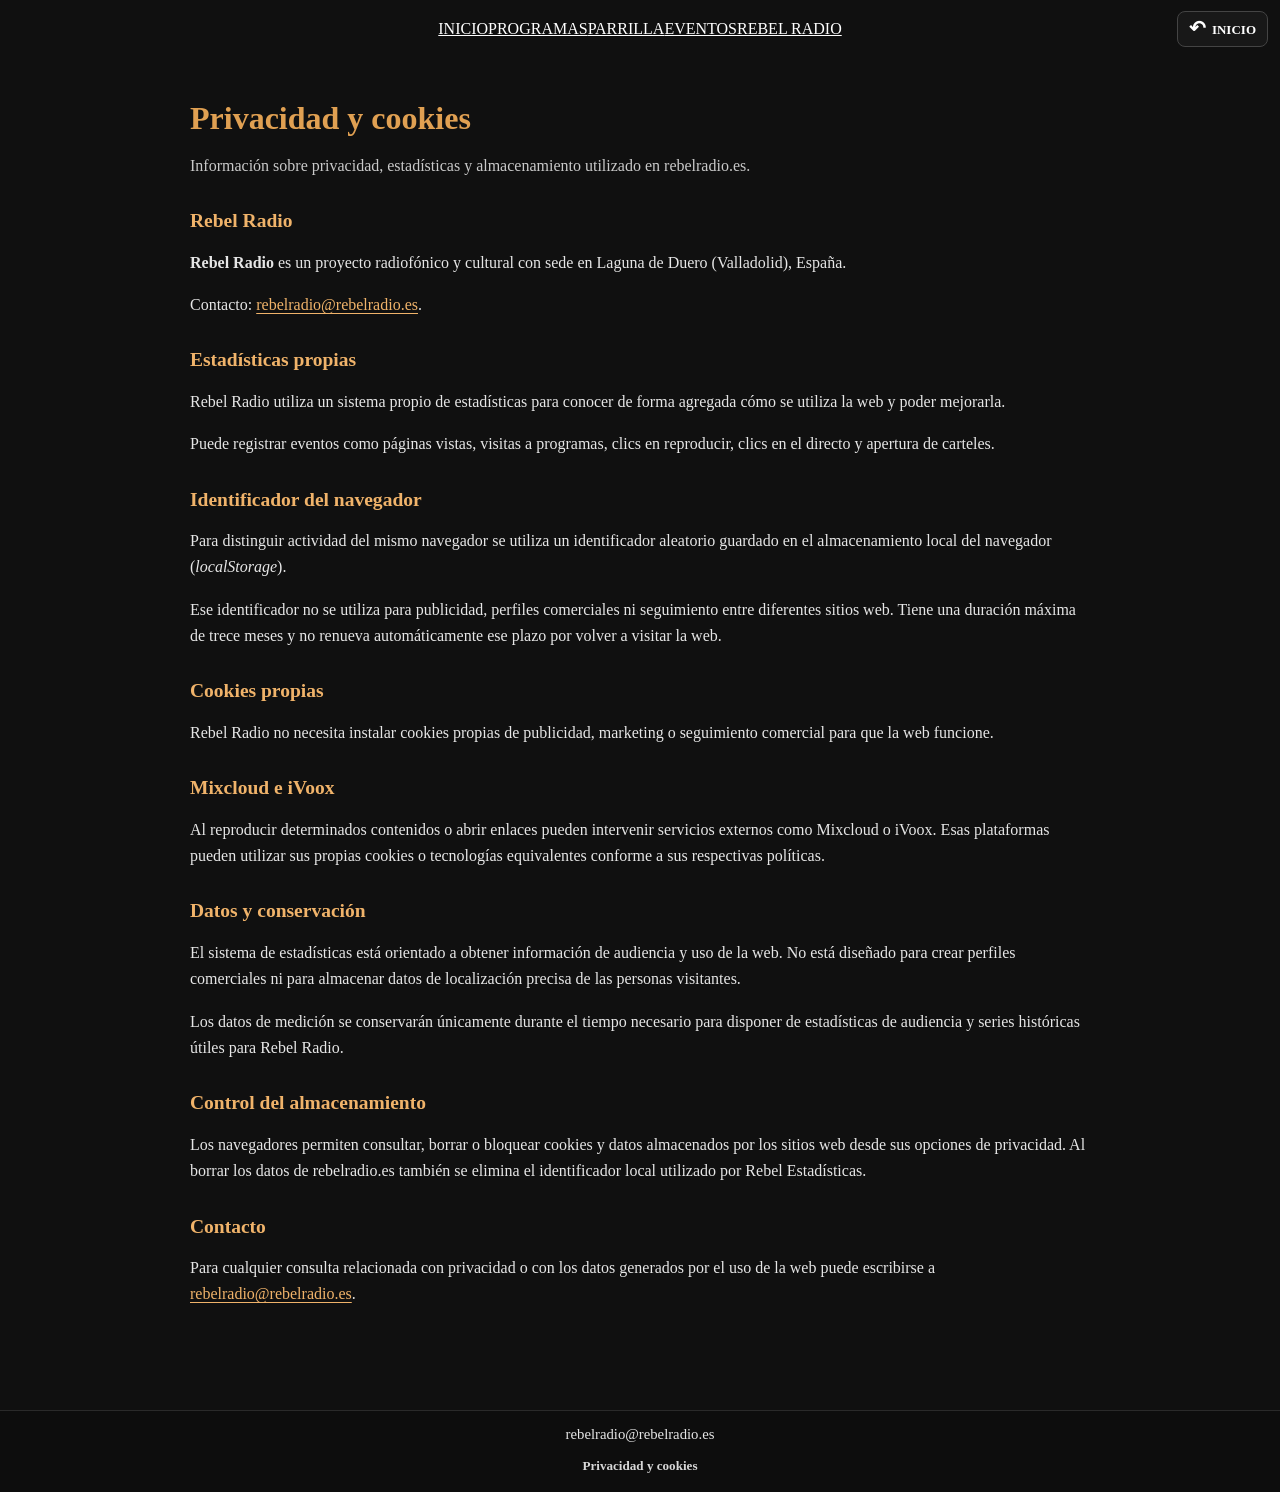
<file: privacidad.html>
<!DOCTYPE html>
<html lang="es"><head>
<link rel="icon" type="image/png" sizes="512x512" href="/icons/favicon-rebel-oficial-redondo.png?v=20261110-oficial-original1"><meta charset="UTF-8"><meta name="viewport" content="width=device-width, initial-scale=1.0">
<title>Privacidad y cookies - Rebel Radio</title><meta name="description" content="Política de privacidad de Rebel Radio."><link rel="manifest" href="/manifest.json"><link rel="apple-touch-icon" href="/icons/apple-touch-icon.png"><meta name="theme-color" content="#111111"><link rel="stylesheet" href="/rebel-ui.css?v=20261019-nav-fijo1"></head>
<body class="rr-legal-page"><header class="rr-header">
  <button type="button" class="rr-menu-toggle" aria-expanded="false">☰ MENÚ</button>
  <nav class="rr-main-nav" aria-label="Navegación principal">
    <a href="/">INICIO</a><a href="/programas.html">PROGRAMAS</a><a href="/programacion.html">PARRILLA</a><a href="/eventos.html">EVENTOS</a><a href="/rebel-radio.html">REBEL RADIO</a>
  </nav>
</header><main>
<article class="rr-legal-main">
<h1>Privacidad y cookies</h1>
<p class="rr-legal-intro">Información sobre privacidad, estadísticas y almacenamiento utilizado en rebelradio.es.</p>

<h2>Rebel Radio</h2>
<p><strong>Rebel Radio</strong> es un proyecto radiofónico y cultural con sede en Laguna de Duero (Valladolid), España.</p>
<p>Contacto: <a href="mailto:rebelradio@rebelradio.es">rebelradio@rebelradio.es</a>.</p>

<h2>Estadísticas propias</h2>
<p>Rebel Radio utiliza un sistema propio de estadísticas para conocer de forma agregada cómo se utiliza la web y poder mejorarla.</p>
<p>Puede registrar eventos como páginas vistas, visitas a programas, clics en reproducir, clics en el directo y apertura de carteles.</p>

<h2>Identificador del navegador</h2>
<p>Para distinguir actividad del mismo navegador se utiliza un identificador aleatorio guardado en el almacenamiento local del navegador (<em>localStorage</em>).</p>
<p>Ese identificador no se utiliza para publicidad, perfiles comerciales ni seguimiento entre diferentes sitios web. Tiene una duración máxima de trece meses y no renueva automáticamente ese plazo por volver a visitar la web.</p>

<h2>Cookies propias</h2>
<p>Rebel Radio no necesita instalar cookies propias de publicidad, marketing o seguimiento comercial para que la web funcione.</p>

<h2>Mixcloud e iVoox</h2>
<p>Al reproducir determinados contenidos o abrir enlaces pueden intervenir servicios externos como Mixcloud o iVoox. Esas plataformas pueden utilizar sus propias cookies o tecnologías equivalentes conforme a sus respectivas políticas.</p>

<h2>Datos y conservación</h2>
<p>El sistema de estadísticas está orientado a obtener información de audiencia y uso de la web. No está diseñado para crear perfiles comerciales ni para almacenar datos de localización precisa de las personas visitantes.</p>
<p>Los datos de medición se conservarán únicamente durante el tiempo necesario para disponer de estadísticas de audiencia y series históricas útiles para Rebel Radio.</p>

<h2>Control del almacenamiento</h2>
<p>Los navegadores permiten consultar, borrar o bloquear cookies y datos almacenados por los sitios web desde sus opciones de privacidad. Al borrar los datos de rebelradio.es también se elimina el identificador local utilizado por Rebel Estadísticas.</p>

<h2>Contacto</h2>
<p>Para cualquier consulta relacionada con privacidad o con los datos generados por el uso de la web puede escribirse a <a href="mailto:rebelradio@rebelradio.es">rebelradio@rebelradio.es</a>.</p>
</article>
</main><footer class="rr-footer" data-rr-footer="1"><div class="rr-footer-inner"><a class="rr-contact-link" href="mailto:rebelradio@rebelradio.es">rebelradio@rebelradio.es</a></div><div class="rr-legal-links" aria-label="Información legal">
  <a href="/privacidad.html">Privacidad y cookies</a>
</div></footer><script src="/rebel-menu.js?v=20261019-nav-fijo1" defer></script><script src="/rebel-estadisticas.js"></script></body></html>
</file>
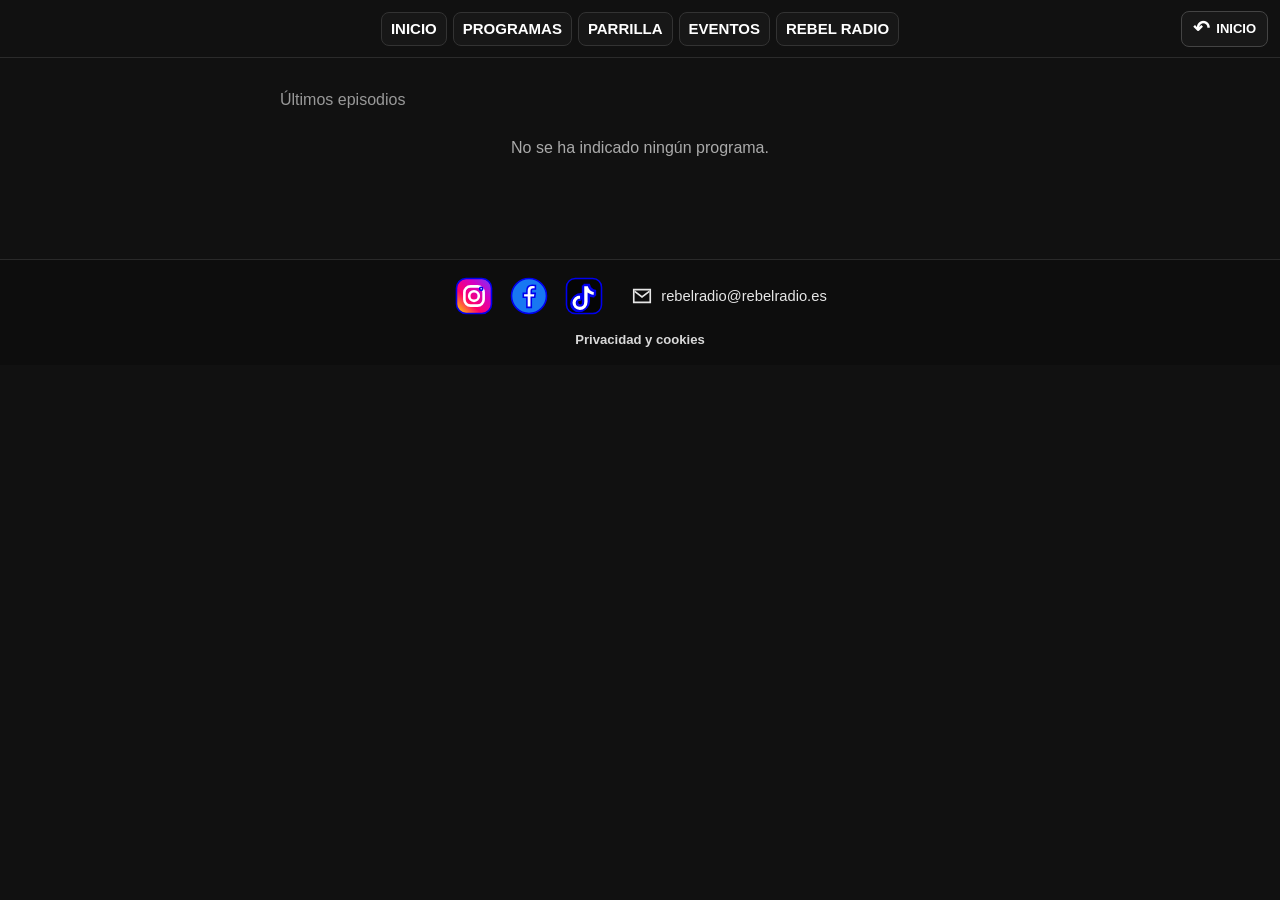
<file: programa.html>
<!DOCTYPE html>
<html lang="es">
<head>
<link rel="icon" type="image/png" sizes="512x512" href="/icons/favicon-rebel-oficial-redondo.png?v=20261110-oficial-original1">
<meta charset="UTF-8">
<meta name="viewport" content="width=device-width, initial-scale=1.0">

<title>Programa - Rebel Radio</title>
<meta name="description" content="Episodios y contenidos de los programas de Rebel Radio.">
<meta name="theme-color" content="#111111">

<style>
*{
    box-sizing:border-box;
}

body{
    margin:0;
    background:#111;
    color:white;
    font-family:Arial,sans-serif;
    min-height:100vh;
}

main{
    width:100%;
    max-width:760px;
    margin:auto;
    padding:25px 20px 50px;
}

.navegacion{
    display:flex;
    justify-content:center;
    gap:20px;
    flex-wrap:wrap;
    margin-bottom:30px;
}

.navegacion a{
    color:#ccc;
    text-decoration:none;
    font-size:.9rem;
}

.navegacion a:hover{
    color:white;
}

h1{
    margin:0 0 8px;
    font-size:2rem;
}

.subtitulo{
    color:#999;
    margin:0 0 30px;
}

#estado{
    text-align:center;
    color:#aaa;
    margin:30px 0;
}

.episodio-contenedor{
    margin:0 0 16px;
}

.episodio{
    display:flex;
    gap:15px;
    align-items:center;
    background:#1c1c1c;
    border:1px solid #333;
    border-radius:14px;
    padding:12px;
    cursor:pointer;
    transition:border-color .15s ease;
}

.episodio:hover{
    border-color:#555;
}

.episodio img{
    width:100px;
    height:100px;
    border-radius:10px;
    object-fit:cover;
    flex-shrink:0;
}

.datos{
    min-width:0;
}

.datos h2{
    margin:0 0 8px;
    font-size:1.05rem;
}

.datos p{
    margin:4px 0;
    color:#999;
    font-size:.85rem;
}

.escuchar{
    margin-top:8px !important;
    color:#ddd !important;
    font-weight:bold;
}

.reproductor{
    display:block;
    width:100%;
    margin-top:10px;
    border:0;
}

.historico{
    margin-top:30px;
    text-align:center;
}

.ver-anteriores{
    appearance:none;
    border:1px solid #444;
    background:#1c1c1c;
    color:white;
    border-radius:10px;
    padding:12px 20px;
    font-size:.95rem;
    font-weight:bold;
    cursor:pointer;
}

.ver-anteriores:hover{
    border-color:#777;
}

.fin-historico{
    color:#777;
    font-size:.85rem;
    margin-top:20px;
}

@media (max-width:500px){

    main{
        padding:20px 15px 40px;
    }

    h1{
        font-size:1.6rem;
    }

    .episodio img{
        width:85px;
        height:85px;
    }
}


/* =========================================================
   MENU SUPERIOR COMUN REBEL RADIO
   ========================================================= */

nav,
.navegacion{
    display:flex;
    justify-content:center;
    flex-wrap:nowrap !important;
    gap:6px !important;
    align-items:center;
}

.cabecera{
    display:flex;
    justify-content:center !important;
}

nav a,
.navegacion a{
    margin:0 !important;
    padding:7px 9px;
    box-sizing:border-box;
    border:1px solid #333;
    border-radius:8px;
    background:#171717;
    color:#ccc;
    text-decoration:none;
    font-size:15px !important;
    font-weight:700;
    line-height:1.2;
    white-space:nowrap;
    flex:0 0 auto;
    transition:background .15s ease, border-color .15s ease, color .15s ease;
}

nav a:hover,
.navegacion a:hover{
    background:#242424;
    border-color:#555;
    color:#fff;
}

nav a.activo,
.navegacion a.activo{
    color:#e0a052;
    border-color:#d08a2f;
    background:rgba(208,138,47,.12);
}

@media (max-width:700px){
    nav,
    .navegacion{
        justify-content:center !important;
        gap:4px !important;
        max-width:100%;
        overflow-x:auto;
        scrollbar-width:none;
        -webkit-overflow-scrolling:touch;
    }

    nav::-webkit-scrollbar,
    .navegacion::-webkit-scrollbar{
        display:none;
    }

    nav a,
    .navegacion a{
        padding:6px clamp(5px,1.5vw,7px);
        font-size:clamp(11px,3vw,12.5px) !important;
    }
}



/* REBEL-CABECERA-FIJA-INICIO */

header{
    margin:0 !important;
    padding:12px 16px !important;
    min-height:58px !important;
    height:58px !important;
    box-sizing:border-box !important;
    display:flex !important;
    align-items:center !important;
    justify-content:center !important;
    overflow:visible !important;
    background:#111 !important;
    border:0 !important;
    border-bottom:1px solid #2b2b2b !important;
}

header .cabecera{
    width:100% !important;
    max-width:100% !important;
    height:100% !important;
    min-width:0 !important;
    margin:0 !important;
    padding:0 !important;
    box-sizing:border-box !important;
    display:flex !important;
    align-items:center !important;
    justify-content:center !important;
    gap:0 !important;
}

header nav,
header .navegacion{
    width:auto !important;
    max-width:100% !important;
    min-width:0 !important;
    margin:0 auto !important;
    padding:0 !important;
    box-sizing:border-box !important;
    display:flex !important;
    align-items:center !important;
    justify-content:center !important;
    flex-wrap:nowrap !important;
    gap:6px !important;
    border:0 !important;
}

header nav a,
header .navegacion a{
    flex:0 0 auto !important;
    margin:0 !important;
}

@media (max-width:700px){
    header{
        padding:10px 0 !important;
        min-height:54px !important;
        height:54px !important;
        overflow:hidden !important;
    }

    header .cabecera{
        width:100% !important;
        max-width:100% !important;
        height:100% !important;
        min-width:0 !important;
    }

    header nav,
    header .navegacion{
        width:100% !important;
        max-width:100% !important;
        min-width:0 !important;
        margin:0 !important;
        padding:0 8px !important;
        justify-content:flex-start !important;
        overflow-x:auto !important;
        overflow-y:hidden !important;
        scroll-padding-left:8px !important;
        scrollbar-width:none !important;
        -webkit-overflow-scrolling:touch;
    }

    header nav::-webkit-scrollbar,
    header .navegacion::-webkit-scrollbar{
        display:none !important;
    }

    header nav a:first-child,
    header .navegacion a:first-child{
        margin-left:0 !important;
    }

    header nav a:last-child,
    header .navegacion a:last-child{
        margin-right:8px !important;
    }
}

/* REBEL-CABECERA-FIJA-FIN */

</style>
  <link rel="stylesheet" href="/rebel-ui.css?v=20261019-nav-fijo1" data-rebel-i18n-css="1">
</head>

<body>

<header class="rr-header">
  <button type="button" class="rr-menu-toggle" aria-expanded="false">☰ MENÚ</button>

  <nav class="rr-main-nav" aria-label="Navegación principal">
    <a href="/">INICIO</a>
    <a href="/programas.html">PROGRAMAS</a>
    <a href="/programacion.html">PARRILLA</a>
    <a href="/eventos.html">EVENTOS</a>
    <a href="/rebel-radio.html">REBEL RADIO</a>
  </nav>
</header>

<main>



<h1 id="nombre"></h1>

<p class="subtitulo">
    Últimos episodios
</p>

<p id="estado">Cargando programa...</p>

<div id="episodios"></div>

<div id="historico" class="historico"></div>

</main>

<script>
const nombre = document.getElementById('nombre');
const estado = document.getElementById('estado');
const episodios = document.getElementById('episodios');
const historico = document.getElementById('historico');

let programaHistorico = null;
let posicionHistorico = 12;

const parametros = new URLSearchParams(window.location.search);
const idPrograma = parametros.get('id');
const autoplay = parametros.get('autoplay') === '1';

function duracion(segundos){

    const minutos = Math.floor(segundos / 60);
    const horas = Math.floor(minutos / 60);
    const resto = minutos % 60;

    if(horas > 0){
        return `${horas} h ${resto} min`;
    }

    return `${minutos} min`;
}

function fechaVisible(fecha){

    if(!fecha){
        return '';
    }

    const [anio, mes, dia] = fecha.split('-');

    return `${dia}/${mes}/${anio}`;
}

function reproductorMixcloud(key){

    return `
        <iframe
            class="reproductor"
            height="120"
            frameborder="0"
            src="https://player-widget.mixcloud.com/widget/iframe/?hide_cover=1&mini=1&feed=${encodeURIComponent(key)}"
            allow="autoplay">
        </iframe>
    `;
}

function reproductorIvoox(player){

    return `
        <iframe
            class="reproductor"
            src="${player}"
            width="100%"
            height="200"
            frameborder="0"
            allowfullscreen
            scrolling="no"
            loading="lazy">
        </iframe>
    `;
}

function mostrarEpisodio(episodio){

    const contenedor =
        document.createElement('div');

    contenedor.className =
        'episodio-contenedor';

    const titulo =
        episodio.titulo
            ? `${fechaVisible(episodio.fecha)} · ${episodio.titulo}`
            : fechaVisible(episodio.fecha);

    contenedor.innerHTML = `
        <div class="episodio">

            <img
                src="${episodio.imagen}"
                alt=""
            >

            <div class="datos">

                <h2>
                    ${titulo}
                </h2>

                <p>
                    ${duracion(episodio.duracion)}
                </p>

                ${episodio.reproducciones !== null
                    ? `<p>
                        ▶ ${episodio.reproducciones} reproducciones
                       </p>`
                    : ''
                }

                <p class="escuchar">
                    ▶ Escuchar
                </p>

            </div>

        </div>
    `;

    const tarjeta =
        contenedor.querySelector('.episodio');

    tarjeta.dataset.episodioId =
        episodio.key || episodio.player || episodio.fecha || '';

    tarjeta.dataset.episodioFecha =
        episodio.fecha || '';

    tarjeta.dataset.episodioTitulo =
        episodio.titulo || '';

    tarjeta.dataset.proveedor =
        episodio.proveedor || '';

    tarjeta.addEventListener('click', () => {

        const existente =
            contenedor.querySelector('.reproductor');

        if(existente){
            existente.remove();
            return;
        }

        document
            .querySelectorAll('.reproductor')
            .forEach(
                reproductor => reproductor.remove()
            );

        const reproductor =
            episodio.proveedor === 'ivoox'
                ? reproductorIvoox(episodio.player)
                : reproductorMixcloud(episodio.key);

        contenedor.insertAdjacentHTML(
            'beforeend',
            reproductor
        );
    });

    episodios.appendChild(contenedor);
}


function actualizarBotonHistorico(){

    historico.innerHTML = '';

    if(!programaHistorico){
        return;
    }

    if(posicionHistorico >= programaHistorico.episodios.length){

        const fin = document.createElement('p');
        fin.className = 'fin-historico';
        fin.textContent = 'Has llegado al primer episodio disponible.';
        historico.appendChild(fin);

        return;
    }

    const restantes =
        programaHistorico.episodios.length - posicionHistorico;

    const boton = document.createElement('button');

    boton.className = 'ver-anteriores';
    boton.type = 'button';

    boton.textContent =
        `Ver episodios anteriores (${restantes}) ↓`;

    boton.addEventListener('click', () => {

        const siguientes =
            programaHistorico.episodios.slice(
                posicionHistorico,
                posicionHistorico + 12
            );

        for(const episodio of siguientes){
            mostrarEpisodio(episodio);
        }

        posicionHistorico += siguientes.length;

        actualizarBotonHistorico();
    });

    historico.appendChild(boton);
}


function prepararHistorico(){

    fetch('archivo-mixcloud.json?rr=' + Date.now(), {cache:'no-store'})

        .then(respuesta => {

            if(!respuesta.ok){
                throw new Error(
                    'No se puede cargar el histórico'
                );
            }

            return respuesta.json();
        })

        .then(catalogo => {

            programaHistorico =
                catalogo.programas.find(
                    p => p.id === idPrograma
                );

            if(
                !programaHistorico ||
                programaHistorico.episodios.length <= 12
            ){
                historico.innerHTML = '';
                return;
            }

            actualizarBotonHistorico();
        })

        .catch(error => {
            console.error(error);
        });
}


if(!idPrograma){

    estado.textContent =
        'No se ha indicado ningún programa.';

}else{

    fetch('catalogo-mixcloud.json?rr=' + Date.now(), {cache:'no-store'})

        .then(respuesta => {

            if(!respuesta.ok){
                throw new Error(
                    'No se puede cargar el catálogo'
                );
            }

            return respuesta.json();
        })

        .then(catalogo => {

            const programa =
                catalogo.programas.find(
                    p => p.id === idPrograma
                );

            // Si es un programa activo, lo mostramos
            // exactamente como hasta ahora.
            if(programa){

                document.title =
                    `${programa.nombre} - Rebel Radio`;

                nombre.textContent =
                    programa.nombre;

                if(!programa.episodios.length){

                    estado.style.display =
                        'block';

                    if(programa.proveedor === 'directo'){
                        estado.textContent =
                            'Solo en directo · No disponible como podcast';
                    }else if(programa.proveedor === 'ivoox'){
                        estado.textContent =
                            'Podcast pendiente · Próximamente en iVoox';
                    }else{
                        estado.textContent =
                            'Podcast pendiente · Próximamente en Mixcloud';
                    }

                    episodios.innerHTML = '';
                    historico.innerHTML = '';

                    return;
                }

                estado.style.display =
                    'none';

                for(const episodio of programa.episodios){
                    mostrarEpisodio(episodio);
                }

                if(autoplay && programa.episodios.length){
                    const primeraTarjeta =
                        episodios.querySelector('.episodio');

                    if(primeraTarjeta){
                        primeraTarjeta.click();
                    }
                }

                prepararHistorico();

                return;
            }

            // Si no está entre los programas activos,
            // buscamos en el histórico completo.
            return fetch('archivo-mixcloud.json?rr=' + Date.now(), {cache:'no-store'})

                .then(respuesta => {

                    if(!respuesta.ok){
                        throw new Error(
                            'No se puede cargar el histórico'
                        );
                    }

                    return respuesta.json();
                })

                .then(archivo => {

                    const programaAntiguo =
                        archivo.programas.find(
                            p => p.id === idPrograma
                        );

                    if(!programaAntiguo){

                        estado.textContent =
                            'Programa no encontrado.';

                        return;
                    }

                    document.title =
                        `${programaAntiguo.nombre} - Rebel Radio`;

                    nombre.textContent =
                        programaAntiguo.nombre;

                    estado.style.display =
                        'none';

                    // En un programa antiguo mostramos
                    // inicialmente hasta 12 episodios.
                    const primeros =
                        programaAntiguo.episodios.slice(0, 12);

                    for(const episodio of primeros){
                        mostrarEpisodio(episodio);
                    }

                    // Dejamos preparado el mismo sistema
                    // progresivo si tuviera más de 12.
                    programaHistorico =
                        programaAntiguo;

                    posicionHistorico =
                        primeros.length;

                    actualizarBotonHistorico();
                });
        })

        .catch(error => {

            estado.textContent =
                'No se ha podido cargar el programa.';

            console.error(error);
        });
}
</script>

    <script src="rebel-estadisticas.js"></script>
<footer class="rr-footer" data-rr-footer="1">
  <div class="rr-footer-inner">
    <div class="rr-social-icons" aria-label="Redes sociales">
      <a class="rr-social rr-instagram" href="https://www.instagram.com/rebel_radio4/" target="_blank" rel="noopener noreferrer" aria-label="Instagram">
        <svg viewBox="0 0 48 48" aria-hidden="true">
          <defs><linearGradient id="rrig-footer" x1="5" y1="43" x2="43" y2="5" gradientUnits="userSpaceOnUse"><stop stop-color="#ffd600"/><stop offset=".35" stop-color="#ff0169"/><stop offset=".7" stop-color="#d300c5"/><stop offset="1" stop-color="#7638fa"/></linearGradient></defs>
          <rect x="4" y="4" width="40" height="40" rx="11" fill="url(#rrig-footer)"/>
          <rect x="13" y="13" width="22" height="22" rx="7" fill="none" stroke="#fff" stroke-width="3"/>
          <circle cx="24" cy="24" r="5.5" fill="none" stroke="#fff" stroke-width="3"/>
          <circle cx="32.2" cy="15.8" r="1.8" fill="#fff"/>
        </svg>
      </a>
      <a class="rr-social rr-facebook" href="https://www.facebook.com/rebelradio.es" target="_blank" rel="noopener noreferrer" aria-label="Facebook">
        <svg viewBox="0 0 48 48" aria-hidden="true"><circle cx="24" cy="24" r="20" fill="#1877F2"/><path fill="#fff" d="M26.6 37V25.5h3.9l.6-4.5h-4.5v-2.9c0-1.3.4-2.2 2.3-2.2h2.4v-4a32 32 0 0 0-3.6-.2c-3.6 0-6.1 2.2-6.1 6.3v3h-4.1v4.5h4.1V37z"/></svg>
      </a>
      <a class="rr-social rr-tiktok" href="https://www.tiktok.com/@rebelradio.es" target="_blank" rel="noopener noreferrer" aria-label="TikTok">
        <svg viewBox="0 0 48 48" aria-hidden="true">
          <rect x="4" y="4" width="40" height="40" rx="10" fill="#050505"/>
          <path d="M29 12c1 4 3.2 6.1 7 6.8v5c-2.4-.1-4.8-.9-7-2.2v9c0 6.2-4.4 10.2-9.8 10.2-5.2 0-9.2-4-9.2-9 0-5.6 4.5-9.6 10.4-9.2v5.2c-2.8-.2-5 1.3-5 3.9 0 2.2 1.7 3.8 3.8 3.8 2.6 0 4.2-1.9 4.2-5V12z" fill="#25F4EE" transform="translate(-1 1)"/>
          <path d="M29 12c1 4 3.2 6.1 7 6.8v5c-2.4-.1-4.8-.9-7-2.2v9c0 6.2-4.4 10.2-9.8 10.2-5.2 0-9.2-4-9.2-9 0-5.6 4.5-9.6 10.4-9.2v5.2c-2.8-.2-5 1.3-5 3.9 0 2.2 1.7 3.8 3.8 3.8 2.6 0 4.2-1.9 4.2-5V12z" fill="#FE2C55" transform="translate(1 -1)"/>
          <path d="M29 12c1 4 3.2 6.1 7 6.8v5c-2.4-.1-4.8-.9-7-2.2v9c0 6.2-4.4 10.2-9.8 10.2-5.2 0-9.2-4-9.2-9 0-5.6 4.5-9.6 10.4-9.2v5.2c-2.8-.2-5 1.3-5 3.9 0 2.2 1.7 3.8 3.8 3.8 2.6 0 4.2-1.9 4.2-5V12z" fill="#fff"/>
        </svg>
      </a>
    </div>
    <a class="rr-contact-link" href="mailto:rebelradio@rebelradio.es" aria-label="Correo de contacto">
      <svg viewBox="0 0 24 24" aria-hidden="true"><path d="M3 5h18v14H3z"/><path d="m4 7 8 6 8-6"/></svg>
      <span>rebelradio@rebelradio.es</span>
    </a>
  </div>
<div class="rr-legal-links" aria-label="Información legal">
  <a href="/privacidad.html">Privacidad y cookies</a>
</div>
</footer>
  <script src="/rebel-menu.js?v=20261019-nav-fijo1" defer></script>
</body>
</html>
</file>
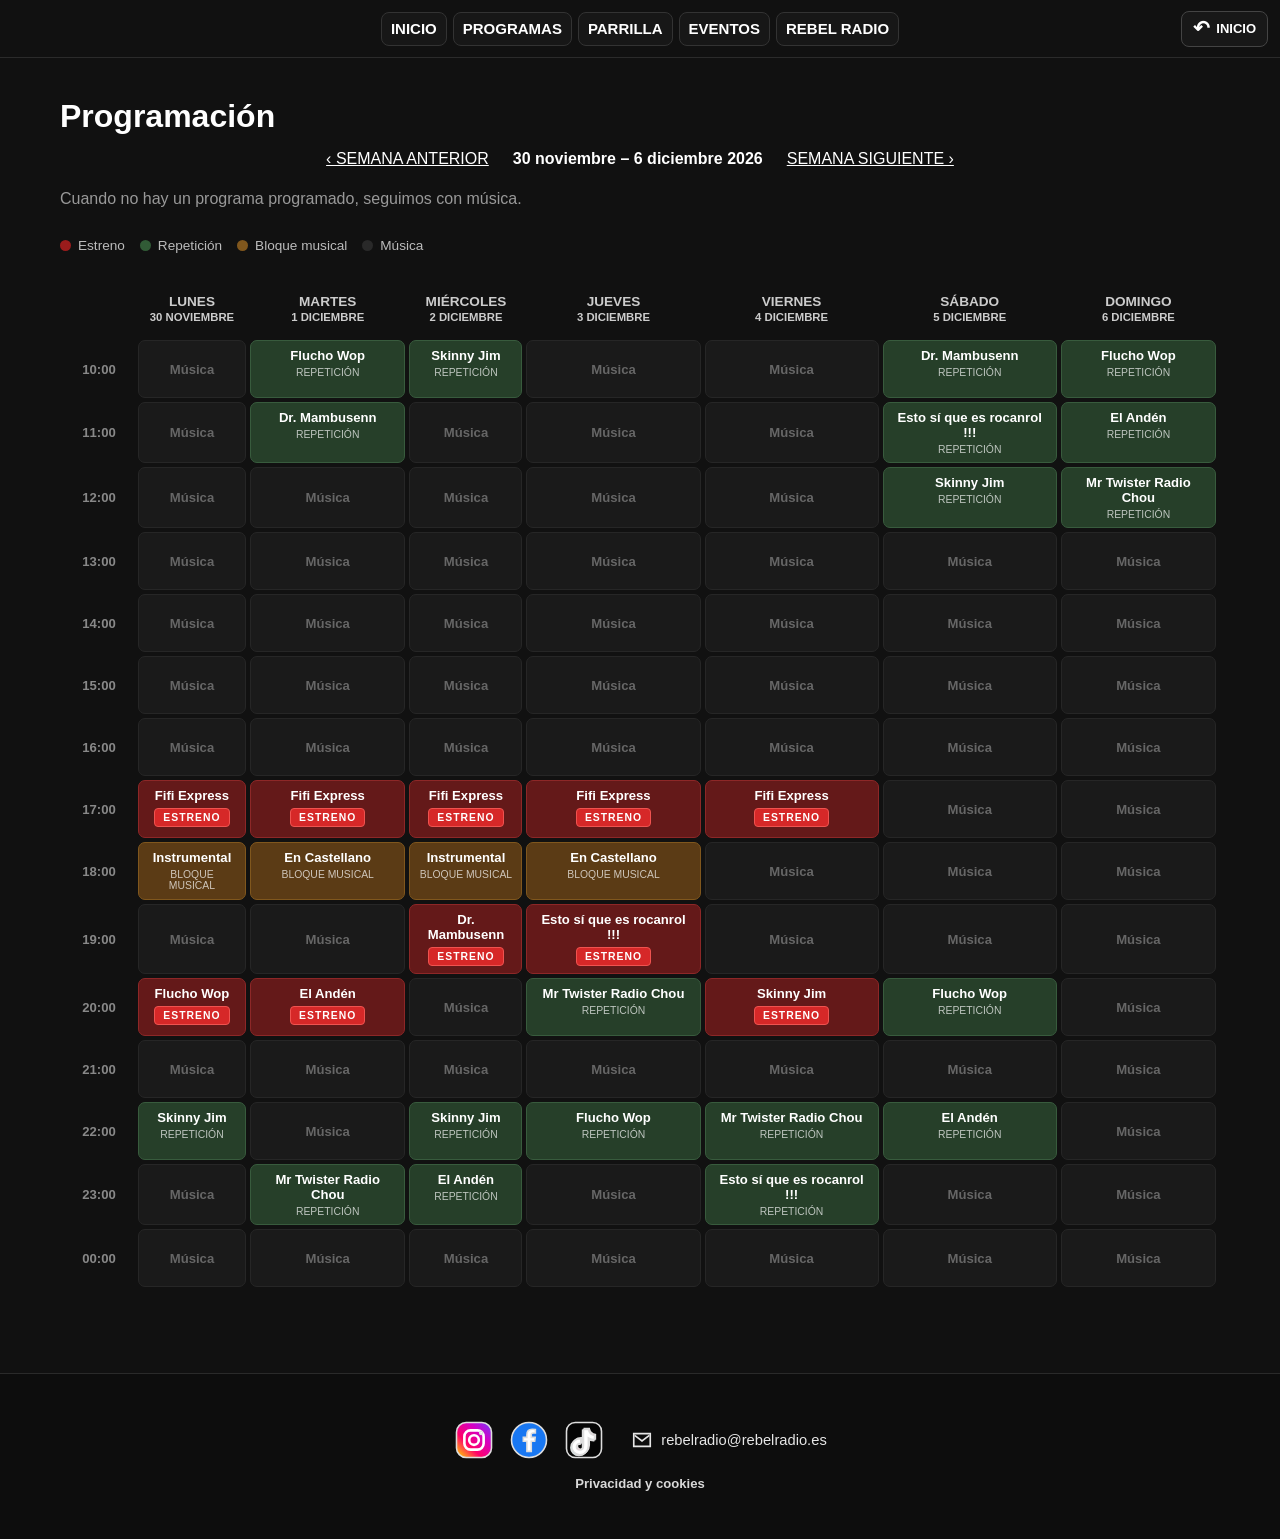
<file: programacion.html>
<!DOCTYPE html>
<html lang="es">
<head>
<link rel="icon" type="image/png" sizes="512x512" href="/icons/favicon-rebel-oficial-redondo.png?v=20261110-oficial-original1">
<meta charset="UTF-8">
<meta name="viewport" content="width=device-width, initial-scale=1.0">

<title>Programación | Rebel Radio</title>
<meta name="description" content="Parrilla semanal y programación de Rebel Radio.">

<meta name="theme-color" content="#111111">

<style>
*{
    box-sizing:border-box;
}

body{
    margin:0;
    background:#111;
    color:#fff;
    font-family:Arial,sans-serif;
}

a{
    color:inherit;
}

header{
    border-bottom:1px solid #2b2b2b;
}

.cabecera{
    max-width:1200px;
    margin:auto;
    padding:15px 20px;
    display:flex;
    align-items:center;
    justify-content:space-between;
    gap:20px;
}

.marca{
    font-weight:bold;
    letter-spacing:1px;
    text-decoration:none;
}

nav{
    display:flex;
    gap:20px;
    flex-wrap:wrap;
}

nav a{
    color:#ccc;
    text-decoration:none;
    font-size:.9rem;
}

nav a:hover{
    color:white;
}

main{
    max-width:1200px;
    margin:auto;
    padding:40px 20px 60px;
}

h1{
    margin:0 0 10px;
}

.intro{
    color:#999;
    margin:0 0 30px;
}

.leyenda{
    display:flex;
    flex-wrap:wrap;
    gap:15px;
    margin-bottom:25px;
    color:#bbb;
    font-size:.85rem;
}

.leyenda span{
    display:flex;
    align-items:center;
    gap:7px;
}

.punto{
    width:11px;
    height:11px;
    border-radius:50%;
    display:inline-block;
}

.punto.estreno{
    background:#9b1c1c;
}

.punto.repeticion{
    background:#315b36;
}

.punto.musical{
    background:#80571d;
}

.punto.musica{
    background:#292929;
}


/* ESCRITORIO */

.tabla-contenedor{
    overflow-x:auto;
}

table{
    width:100%;
    min-width:950px;
    border-collapse:separate;
    border-spacing:4px;
}

th{
    padding:12px 7px;
    color:#ccc;
    font-size:.85rem;
    text-transform:uppercase;
}

th.hora{
    width:70px;
}

td{
    height:58px;
    padding:7px;
    text-align:center;
    vertical-align:middle;
    border-radius:7px;
    background:#1a1a1a;
    border:1px solid #262626;
    font-size:.82rem;
}

td.hora{
    background:transparent;
    border:none;
    color:#888;
    font-weight:bold;
}

td.estreno{
    background:#641919;
    border-color:#8d2727;
}

td.repeticion{
    background:#263f29;
    border-color:#385b3d;
}

td.musical{
    background:#5b3b15;
    border-color:#80571d;
}

td.musica{
    color:#666;
}

.nombre{
    display:block;
    font-weight:bold;
}

.etiqueta{
    display:block;
    margin-top:4px;
    font-size:.65rem;
    text-transform:uppercase;
    opacity:.7;
}

.estreno .etiqueta{
    display:inline-block;
    margin-top:5px;
    padding:3px 8px;
    background:#d62828;
    border:1px solid #ef5350;
    border-radius:4px;
    color:#fff;
    font-weight:bold;
    letter-spacing:1px;
    opacity:1;
}

.enlace-emision{
    display:block;
    color:inherit;
    text-decoration:none;
    width:100%;
    height:100%;
}

.enlace-emision:hover .nombre{
    text-decoration:underline;
}

.elvis{
    color:#ffd166;
}


/* MÓVIL */

.parrilla-movil{
    display:none;
}

.dia-movil{
    margin-bottom:25px;
}

.dia-movil h2{
    font-size:1.2rem;
    margin:0 0 10px;
    text-transform:capitalize;
}

.emision-movil{
    display:grid;
    grid-template-columns:60px 1fr;
    gap:10px;
    margin-bottom:6px;
}

.hora-movil{
    color:#888;
    padding:11px 0;
    font-weight:bold;
    font-size:.85rem;
}

.contenido-movil{
    padding:10px 12px;
    border-radius:8px;
    background:#1a1a1a;
    border:1px solid #292929;
}

.contenido-movil.estreno{
    background:#641919;
    border-color:#8d2727;
}

.contenido-movil.repeticion{
    background:#263f29;
    border-color:#385b3d;
}

.contenido-movil.musical{
    background:#5b3b15;
    border-color:#80571d;
}

.nota{
    margin-top:30px;
    padding:15px;
    background:#181818;
    border:1px solid #292929;
    border-radius:10px;
    color:#aaa;
    font-size:.85rem;
}

footer{
    border-top:1px solid #242424;
    color:#777;
    text-align:center;
    padding:30px 20px;
    font-size:.85rem;
}

.error{
    color:#e88;
}


@media(max-width:700px){

    .cabecera{
        flex-direction:column;
        gap:12px;
    }

    nav{
        justify-content:center;
        gap:15px;
    }

    main{
        padding:30px 15px 50px;
    }

    .tabla-contenedor{
        display:none;
    }

    .parrilla-movil{
        display:block;
    }
}


/* =========================================================
   MENU SUPERIOR COMUN REBEL RADIO
   ========================================================= */

nav,
.navegacion{
    display:flex;
    justify-content:center;
    flex-wrap:nowrap !important;
    gap:6px !important;
    align-items:center;
}

.cabecera{
    display:flex;
    justify-content:center !important;
}

nav a,
.navegacion a{
    margin:0 !important;
    padding:7px 9px;
    box-sizing:border-box;
    border:1px solid #333;
    border-radius:8px;
    background:#171717;
    color:#ccc;
    text-decoration:none;
    font-size:15px !important;
    font-weight:700;
    line-height:1.2;
    white-space:nowrap;
    flex:0 0 auto;
    transition:background .15s ease, border-color .15s ease, color .15s ease;
}

nav a:hover,
.navegacion a:hover{
    background:#242424;
    border-color:#555;
    color:#fff;
}

nav a.activo,
.navegacion a.activo{
    color:#e0a052;
    border-color:#d08a2f;
    background:rgba(208,138,47,.12);
}

@media (max-width:700px){
    nav,
    .navegacion{
        justify-content:center !important;
        gap:4px !important;
        max-width:100%;
        overflow-x:auto;
        scrollbar-width:none;
        -webkit-overflow-scrolling:touch;
    }

    nav::-webkit-scrollbar,
    .navegacion::-webkit-scrollbar{
        display:none;
    }

    nav a,
    .navegacion a{
        padding:6px clamp(5px,1.5vw,7px);
        font-size:clamp(11px,3vw,12.5px) !important;
    }
}



/* REBEL-CABECERA-FIJA-INICIO */

header{
    margin:0 !important;
    padding:12px 16px !important;
    min-height:58px !important;
    height:58px !important;
    box-sizing:border-box !important;
    display:flex !important;
    align-items:center !important;
    justify-content:center !important;
    overflow:visible !important;
    background:#111 !important;
    border:0 !important;
    border-bottom:1px solid #2b2b2b !important;
}

header .cabecera{
    width:100% !important;
    max-width:100% !important;
    height:100% !important;
    min-width:0 !important;
    margin:0 !important;
    padding:0 !important;
    box-sizing:border-box !important;
    display:flex !important;
    align-items:center !important;
    justify-content:center !important;
    gap:0 !important;
}

header nav,
header .navegacion{
    width:auto !important;
    max-width:100% !important;
    min-width:0 !important;
    margin:0 auto !important;
    padding:0 !important;
    box-sizing:border-box !important;
    display:flex !important;
    align-items:center !important;
    justify-content:center !important;
    flex-wrap:nowrap !important;
    gap:6px !important;
    border:0 !important;
}

header nav a,
header .navegacion a{
    flex:0 0 auto !important;
    margin:0 !important;
}

@media (max-width:700px){
    header{
        padding:10px 0 !important;
        min-height:54px !important;
        height:54px !important;
        overflow:hidden !important;
    }

    header .cabecera{
        width:100% !important;
        max-width:100% !important;
        height:100% !important;
        min-width:0 !important;
    }

    header nav,
    header .navegacion{
        width:100% !important;
        max-width:100% !important;
        min-width:0 !important;
        margin:0 !important;
        padding:0 8px !important;
        justify-content:flex-start !important;
        overflow-x:auto !important;
        overflow-y:hidden !important;
        scroll-padding-left:8px !important;
        scrollbar-width:none !important;
        -webkit-overflow-scrolling:touch;
    }

    header nav::-webkit-scrollbar,
    header .navegacion::-webkit-scrollbar{
        display:none !important;
    }

    header nav a:first-child,
    header .navegacion a:first-child{
        margin-left:0 !important;
    }

    header nav a:last-child,
    header .navegacion a:last-child{
        margin-right:8px !important;
    }
}

/* REBEL-CABECERA-FIJA-FIN */

</style>
  <link rel="stylesheet" href="/rebel-ui.css?v=20261019-nav-fijo1" data-rebel-i18n-css="1">
</head>

<body>

<header class="rr-header">
  <button type="button" class="rr-menu-toggle" aria-expanded="false">☰ MENÚ</button>

  <nav class="rr-main-nav" aria-label="Navegación principal">
    <a href="/">INICIO</a>
    <a href="/programas.html">PROGRAMAS</a>
    <a href="/programacion.html">PARRILLA</a>
    <a href="/eventos.html">EVENTOS</a>
    <a href="/rebel-radio.html">REBEL RADIO</a>
  </nav>
</header>

<main>

    <h1>Programación</h1>

    <div id="navegacion-semana" style="
        display:flex;
        justify-content:center;
        align-items:center;
        gap:24px;
        margin:15px 0 22px;
        flex-wrap:wrap;
    ">
        <a id="semana-anterior" href="#" style="color:inherit;">
            ‹ SEMANA ANTERIOR
        </a>

        <strong id="titulo-semana"></strong>

        <a id="semana-siguiente" href="#" style="color:inherit;">
            SEMANA SIGUIENTE ›
        </a>
    </div>

    <p class="intro">
        Cuando no hay un programa programado, seguimos con música.
    </p>

    <div class="leyenda">
        <span><i class="punto estreno"></i> Estreno</span>
        <span><i class="punto repeticion"></i> Repetición</span>
        <span><i class="punto musical"></i> Bloque musical</span>
        <span><i class="punto musica"></i> Música</span>
    </div>

    <p id="estado">Cargando programación...</p>

    <div class="tabla-contenedor">
        <table id="tabla"></table>
    </div>

    <div
        id="parrilla-movil"
        class="parrilla-movil">
    </div>



</main>





<script>
const dias = ['lunes','martes','miercoles','jueves','viernes','sabado','domingo'];
const nombresDias = {lunes:'Lunes',martes:'Martes',miercoles:'Miércoles',jueves:'Jueves',viernes:'Viernes',sabado:'Sábado',domingo:'Domingo'};
const meses = ['enero','febrero','marzo','abril','mayo','junio','julio','agosto','septiembre','octubre','noviembre','diciembre'];
const horasBase = ['10:00','11:00','12:00','13:00','14:00','15:00','16:00','17:00','18:00','19:00','20:00','21:00','22:00','23:00','00:00'];
const LIVE = 'https://www.mixcloud.com/live/Rock_and_Roll_Rebel_Radio/';

function escapeHtml(value){return String(value??'').replace(/[&<>'"]/g,c=>({'&':'&amp;','<':'&lt;','>':'&gt;',"'":'&#39;','"':'&quot;'}[c]));}
function fechaISO(fecha){const y=fecha.getFullYear(),m=String(fecha.getMonth()+1).padStart(2,'0'),d=String(fecha.getDate()).padStart(2,'0');return `${y}-${m}-${d}`;}
function lunesDeSemana(fecha){const f=new Date(fecha.getFullYear(),fecha.getMonth(),fecha.getDate());const dia=f.getDay();f.setDate(f.getDate()+(dia===0?-6:1-dia));return f;}
const parametros=new URLSearchParams(window.location.search);
let inicioSemana;
if(parametros.get('semana')){const p=parametros.get('semana').split('-').map(Number);inicioSemana=new Date(p[0],p[1]-1,p[2]);}else{inicioSemana=lunesDeSemana(new Date());}
function fechaDia(indice){const f=new Date(inicioSemana);f.setDate(inicioSemana.getDate()+indice);return f;}
function textoFecha(fecha){return `${fecha.getDate()} ${meses[fecha.getMonth()]}`;}
function actualizarNavegacion(){const fin=fechaDia(6);document.getElementById('titulo-semana').textContent=`${inicioSemana.getDate()} ${meses[inicioSemana.getMonth()]} – ${fin.getDate()} ${meses[fin.getMonth()]} ${fin.getFullYear()}`;const ant=new Date(inicioSemana),sig=new Date(inicioSemana);ant.setDate(ant.getDate()-7);sig.setDate(sig.getDate()+7);document.getElementById('semana-anterior').href=`?semana=${fechaISO(ant)}`;document.getElementById('semana-siguiente').href=`?semana=${fechaISO(sig)}`;}
function fechaLocalISO(valor){if(!valor)return null;const p=valor.split('-').map(Number);return p.length===3&&!p.some(Number.isNaN)?new Date(p[0],p[1]-1,p[2]):null;}
function diferenciaDiasCalendario(fecha,referencia){return Math.round((Date.UTC(fecha.getFullYear(),fecha.getMonth(),fecha.getDate())-Date.UTC(referencia.getFullYear(),referencia.getMonth(),referencia.getDate()))/86400000);}
function emisionActivaEnFecha(emision,fecha){const regla=emision.regla||'weekly';if(regla==='weekly')return true;if(regla==='biweekly'){const ref=fechaLocalISO(emision.anchor_date);return Boolean(ref)&&diferenciaDiasCalendario(fecha,ref)>=0&&diferenciaDiasCalendario(fecha,ref)%14===0;}return false;}
function horaAMinutos(hora){const[h,m]=String(hora||'00:00').split(':').map(Number);return (h===0?24*60:h*60)+m;}

function emisionesResueltas(datos,fecha,dia){
  let lista=(datos.emisiones||[]).filter(e=>e.dia===dia&&emisionActivaEnFecha(e,fecha)).map(e=>({...e,duracion_minutos:Number(e.duracion_minutos||60)}));
  for(const r of (datos.reglas_especiales||[])){
    if(Number(r.dia_del_mes)!==fecha.getDate())continue;
    lista.push({programa_id:r.programa_id||r.id,nombre:r.nombre,hora:r.hora,duracion_minutos:Number(r.duracion_minutos||60),tipo:'especial',regla:'monthly'});
  }
  const clave=fechaISO(fecha);
  for(const exc of (datos.excepciones||[]).filter(x=>x.fecha===clave)){
    const retiradas=lista.filter(e=>e.programa_id===exc.programa_id);
    if(exc.accion==='cancel'||exc.accion==='replace')lista=lista.filter(e=>e.programa_id!==exc.programa_id);
    if(exc.accion==='replace')lista.push({programa_id:exc.programa_id,nombre:exc.nombre,hora:exc.hora,duracion_minutos:Number(exc.duracion_minutos||60),tipo:exc.tipo||retiradas[0]?.tipo||'estreno',regla:'exception',excepcion:'replace'});
    if(exc.accion==='special')lista.push({programa_id:exc.programa_id,nombre:exc.nombre,hora:exc.hora,duracion_minutos:Number(exc.duracion_minutos||60),tipo:'especial',regla:'exception',excepcion:'special'});
  }
  return lista.sort((a,b)=>horaAMinutos(a.hora)-horaAMinutos(b.hora)||String(a.nombre).localeCompare(String(b.nombre),'es'));
}
function horasSemana(datos){const set=new Set(horasBase);dias.forEach((dia,i)=>emisionesResueltas(datos,fechaDia(i),dia).forEach(e=>set.add(e.hora)));return [...set].sort((a,b)=>horaAMinutos(a)-horaAMinutos(b));}
function buscarEmision(datos,dia,hora,fecha){return emisionesResueltas(datos,fecha,dia).find(e=>e.hora===hora);}

function contenidoEmision(emision,catalogo){
  if(!emision)return '<span class="nombre">Música</span>';
  let etiqueta='';
  if(emision.tipo==='estreno')etiqueta='ESTRENO';else if(emision.tipo==='repeticion')etiqueta='Repetición';else if(emision.tipo==='musical')etiqueta='Bloque musical';else if(emision.tipo==='especial')etiqueta='ESPECIAL';
  const contenido=`<span class="nombre">${escapeHtml(emision.nombre)}</span>${etiqueta?`<span class="etiqueta${emision.tipo==='especial'?' elvis':''}">${escapeHtml(etiqueta)}</span>`:''}`;
  let enlace='';
  if(['estreno','musical','especial'].includes(emision.tipo))enlace=LIVE;
  else if(emision.tipo==='repeticion'&&emision.programa_id){const programa=(catalogo.programas||[]).find(p=>p.id===emision.programa_id);if(programa?.episodios?.length)enlace='/programa.html?id='+encodeURIComponent(emision.programa_id)+'&autoplay=1';}
  return enlace?`<a class="enlace-emision" href="${enlace}" target="_blank" rel="noopener">${contenido}</a>`:contenido;
}
function claseTipo(emision){if(!emision)return'musica';if(emision.tipo==='especial')return'estreno';return emision.tipo||'musica';}

function crearTabla(datos,catalogo){const tabla=document.getElementById('tabla');const horas=horasSemana(datos);let html='<thead><tr><th class="hora"></th>';dias.forEach((dia,i)=>{const f=fechaDia(i);html+=`<th>${nombresDias[dia]}<br><small>${textoFecha(f)}</small></th>`;});html+='</tr></thead><tbody>';for(const hora of horas){html+=`<tr><td class="hora">${hora}</td>`;dias.forEach((dia,i)=>{const e=buscarEmision(datos,dia,hora,fechaDia(i));html+=`<td class="${claseTipo(e)}">${contenidoEmision(e,catalogo)}</td>`;});html+='</tr>';}html+='</tbody>';tabla.innerHTML=html;}
function crearMovil(datos,catalogo){const cont=document.getElementById('parrilla-movil');let html='';dias.forEach((dia,i)=>{const f=fechaDia(i),lista=emisionesResueltas(datos,f,dia);html+=`<section class="dia-movil"><h2>${nombresDias[dia]} · ${textoFecha(f)}</h2>`;for(const e of lista){html+=`<div class="emision-movil"><div class="hora-movil">${escapeHtml(e.hora)}</div><div class="contenido-movil ${claseTipo(e)}">${contenidoEmision(e,catalogo)}</div></div>`;}html+='</section>';});cont.innerHTML=html;}

actualizarNavegacion();
Promise.all([fetch('/parrilla.json',{cache:'no-store'}),fetch('/catalogo-mixcloud.json',{cache:'no-store'})])
.then(async([rp,rc])=>{if(!rp.ok)throw new Error('No se puede cargar parrilla.json');if(!rc.ok)throw new Error('No se puede cargar catalogo-mixcloud.json');const datos=await rp.json(),catalogo=await rc.json();document.getElementById('estado').style.display='none';crearTabla(datos,catalogo);crearMovil(datos,catalogo);})
.catch(error=>{const estado=document.getElementById('estado');estado.textContent='No se ha podido cargar la programación.';estado.className='error';console.error(error);});

</script>

    <script src="rebel-estadisticas.js"></script>
<footer class="rr-footer" data-rr-footer="1">
  <div class="rr-footer-inner">
    <div class="rr-social-icons" aria-label="Redes sociales">
      <a class="rr-social rr-instagram" href="https://www.instagram.com/rebel_radio4/" target="_blank" rel="noopener noreferrer" aria-label="Instagram">
        <svg viewBox="0 0 48 48" aria-hidden="true">
          <defs><linearGradient id="rrig-footer" x1="5" y1="43" x2="43" y2="5" gradientUnits="userSpaceOnUse"><stop stop-color="#ffd600"/><stop offset=".35" stop-color="#ff0169"/><stop offset=".7" stop-color="#d300c5"/><stop offset="1" stop-color="#7638fa"/></linearGradient></defs>
          <rect x="4" y="4" width="40" height="40" rx="11" fill="url(#rrig-footer)"/>
          <rect x="13" y="13" width="22" height="22" rx="7" fill="none" stroke="#fff" stroke-width="3"/>
          <circle cx="24" cy="24" r="5.5" fill="none" stroke="#fff" stroke-width="3"/>
          <circle cx="32.2" cy="15.8" r="1.8" fill="#fff"/>
        </svg>
      </a>
      <a class="rr-social rr-facebook" href="https://www.facebook.com/rebelradio.es" target="_blank" rel="noopener noreferrer" aria-label="Facebook">
        <svg viewBox="0 0 48 48" aria-hidden="true"><circle cx="24" cy="24" r="20" fill="#1877F2"/><path fill="#fff" d="M26.6 37V25.5h3.9l.6-4.5h-4.5v-2.9c0-1.3.4-2.2 2.3-2.2h2.4v-4a32 32 0 0 0-3.6-.2c-3.6 0-6.1 2.2-6.1 6.3v3h-4.1v4.5h4.1V37z"/></svg>
      </a>
      <a class="rr-social rr-tiktok" href="https://www.tiktok.com/@rebelradio.es" target="_blank" rel="noopener noreferrer" aria-label="TikTok">
        <svg viewBox="0 0 48 48" aria-hidden="true">
          <rect x="4" y="4" width="40" height="40" rx="10" fill="#050505"/>
          <path d="M29 12c1 4 3.2 6.1 7 6.8v5c-2.4-.1-4.8-.9-7-2.2v9c0 6.2-4.4 10.2-9.8 10.2-5.2 0-9.2-4-9.2-9 0-5.6 4.5-9.6 10.4-9.2v5.2c-2.8-.2-5 1.3-5 3.9 0 2.2 1.7 3.8 3.8 3.8 2.6 0 4.2-1.9 4.2-5V12z" fill="#25F4EE" transform="translate(-1 1)"/>
          <path d="M29 12c1 4 3.2 6.1 7 6.8v5c-2.4-.1-4.8-.9-7-2.2v9c0 6.2-4.4 10.2-9.8 10.2-5.2 0-9.2-4-9.2-9 0-5.6 4.5-9.6 10.4-9.2v5.2c-2.8-.2-5 1.3-5 3.9 0 2.2 1.7 3.8 3.8 3.8 2.6 0 4.2-1.9 4.2-5V12z" fill="#FE2C55" transform="translate(1 -1)"/>
          <path d="M29 12c1 4 3.2 6.1 7 6.8v5c-2.4-.1-4.8-.9-7-2.2v9c0 6.2-4.4 10.2-9.8 10.2-5.2 0-9.2-4-9.2-9 0-5.6 4.5-9.6 10.4-9.2v5.2c-2.8-.2-5 1.3-5 3.9 0 2.2 1.7 3.8 3.8 3.8 2.6 0 4.2-1.9 4.2-5V12z" fill="#fff"/>
        </svg>
      </a>
    </div>
    <a class="rr-contact-link" href="mailto:rebelradio@rebelradio.es" aria-label="Correo de contacto">
      <svg viewBox="0 0 24 24" aria-hidden="true"><path d="M3 5h18v14H3z"/><path d="m4 7 8 6 8-6"/></svg>
      <span>rebelradio@rebelradio.es</span>
    </a>
  </div>
<div class="rr-legal-links" aria-label="Información legal">
  <a href="/privacidad.html">Privacidad y cookies</a>
</div>
</footer>
  <script src="/rebel-menu.js?v=20261019-nav-fijo1" defer></script>
</body>
</html>
</file>
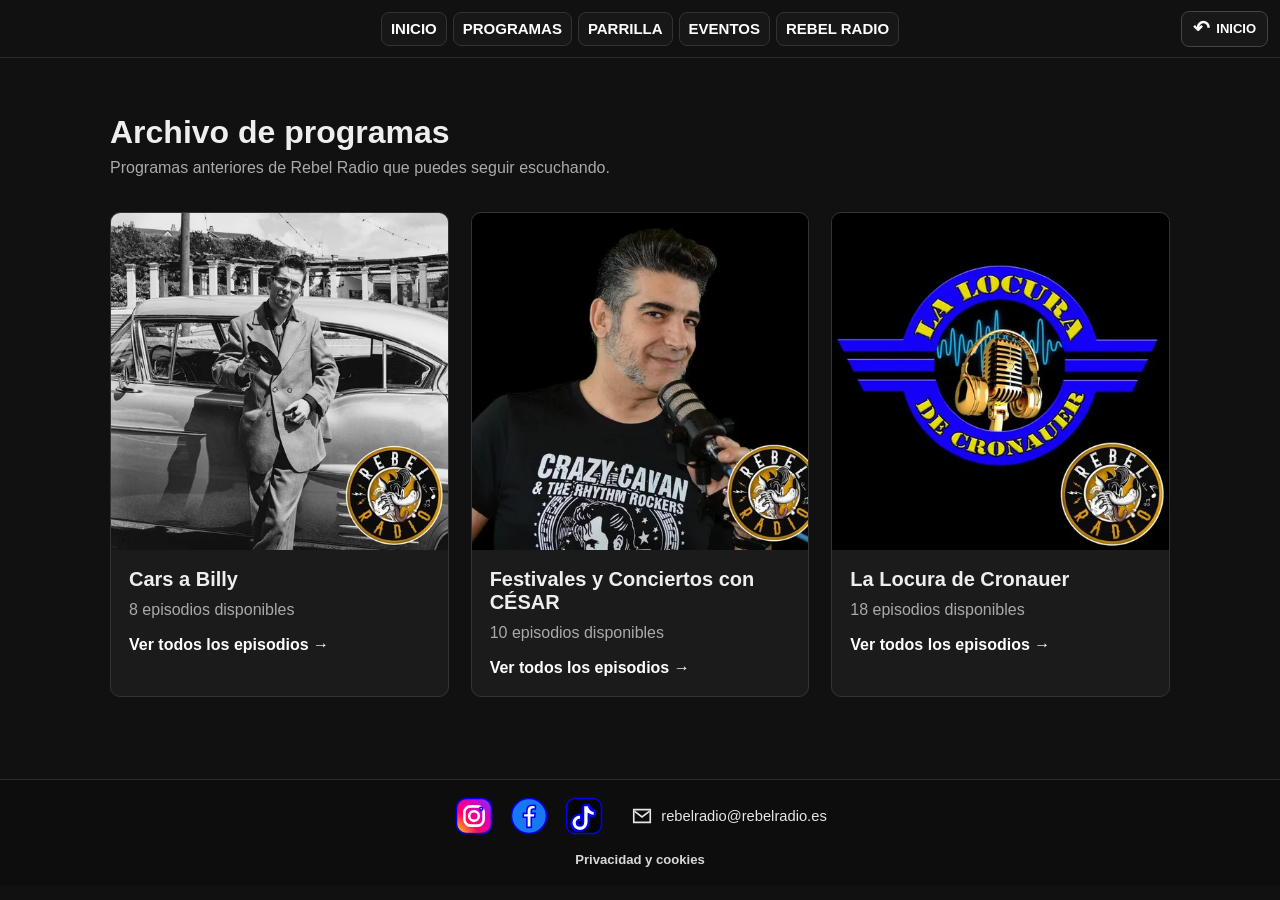
<file: programas-anteriores.html>
<!DOCTYPE html>
<html lang="es">
<head>
<link rel="icon" type="image/png" sizes="512x512" href="/icons/favicon-rebel-oficial-redondo.png?v=20261110-oficial-original1">
<meta charset="UTF-8">
<meta name="viewport" content="width=device-width, initial-scale=1.0">

<title>Archivo de programas - Rebel Radio</title>
<meta name="description" content="Archivo de programas anteriores de Rebel Radio.">

<style>
*{
    box-sizing:border-box;
}

body{
    margin:0;
    background:#111;
    color:#eee;
    font-family:Arial,Helvetica,sans-serif;
}

.navegacion{
    padding:18px 20px;
    text-align:center;
    border-bottom:1px solid #333;
}

.navegacion a{
    color:#ddd;
    text-decoration:none;
    margin:0 12px;
    font-size:.9rem;
    font-weight:bold;
}

.navegacion a:hover{
    color:#fff;
}

.contenedor{
    max-width:1100px;
    margin:auto;
    padding:35px 20px 60px;
}

h1{
    margin-bottom:8px;
}

.intro{
    color:#aaa;
    margin-top:0;
    margin-bottom:35px;
}

.lista{
    display:grid;
    grid-template-columns:repeat(auto-fit,minmax(280px,1fr));
    gap:22px;
}

.programa{
    background:#1b1b1b;
    border:1px solid #333;
    border-radius:10px;
    overflow:hidden;
}

.portada{
    width:100%;
    aspect-ratio:1/1;
    object-fit:cover;
    display:block;
}

.contenido{
    padding:18px;
}

.nombre-programa{
    margin:0 0 10px;
    font-size:1.25rem;
}

.detalle{
    color:#aaa;
    margin:0 0 16px;
}

.ver-programa{
    display:inline-block;
    color:#fff;
    font-weight:bold;
    text-decoration:none;
}

.ver-programa:hover{
    text-decoration:underline;
}

.estado{
    color:#aaa;
}

@media(max-width:650px){
    .navegacion a{
        margin:0 6px;
        font-size:.78rem;
    }

    .contenedor{
        padding:25px 15px 45px;
    }
}


/* =========================================================
   MENU SUPERIOR COMUN REBEL RADIO
   ========================================================= */

nav,
.navegacion{
    display:flex;
    justify-content:center;
    flex-wrap:nowrap !important;
    gap:6px !important;
    align-items:center;
}

.cabecera{
    display:flex;
    justify-content:center !important;
}

nav a,
.navegacion a{
    margin:0 !important;
    padding:7px 9px;
    box-sizing:border-box;
    border:1px solid #333;
    border-radius:8px;
    background:#171717;
    color:#ccc;
    text-decoration:none;
    font-size:15px !important;
    font-weight:700;
    line-height:1.2;
    white-space:nowrap;
    flex:0 0 auto;
    transition:background .15s ease, border-color .15s ease, color .15s ease;
}

nav a:hover,
.navegacion a:hover{
    background:#242424;
    border-color:#555;
    color:#fff;
}

nav a.activo,
.navegacion a.activo{
    color:#e0a052;
    border-color:#d08a2f;
    background:rgba(208,138,47,.12);
}

@media (max-width:700px){
    nav,
    .navegacion{
        justify-content:center !important;
        gap:4px !important;
        max-width:100%;
        overflow-x:auto;
        scrollbar-width:none;
        -webkit-overflow-scrolling:touch;
    }

    nav::-webkit-scrollbar,
    .navegacion::-webkit-scrollbar{
        display:none;
    }

    nav a,
    .navegacion a{
        padding:6px clamp(5px,1.5vw,7px);
        font-size:clamp(11px,3vw,12.5px) !important;
    }
}



/* REBEL-CABECERA-FIJA-INICIO */

header{
    margin:0 !important;
    padding:12px 16px !important;
    min-height:58px !important;
    height:58px !important;
    box-sizing:border-box !important;
    display:flex !important;
    align-items:center !important;
    justify-content:center !important;
    overflow:visible !important;
    background:#111 !important;
    border:0 !important;
    border-bottom:1px solid #2b2b2b !important;
}

header .cabecera{
    width:100% !important;
    max-width:100% !important;
    height:100% !important;
    min-width:0 !important;
    margin:0 !important;
    padding:0 !important;
    box-sizing:border-box !important;
    display:flex !important;
    align-items:center !important;
    justify-content:center !important;
    gap:0 !important;
}

header nav,
header .navegacion{
    width:auto !important;
    max-width:100% !important;
    min-width:0 !important;
    margin:0 auto !important;
    padding:0 !important;
    box-sizing:border-box !important;
    display:flex !important;
    align-items:center !important;
    justify-content:center !important;
    flex-wrap:nowrap !important;
    gap:6px !important;
    border:0 !important;
}

header nav a,
header .navegacion a{
    flex:0 0 auto !important;
    margin:0 !important;
}

@media (max-width:700px){
    header{
        padding:10px 0 !important;
        min-height:54px !important;
        height:54px !important;
        overflow:hidden !important;
    }

    header .cabecera{
        width:100% !important;
        max-width:100% !important;
        height:100% !important;
        min-width:0 !important;
    }

    header nav,
    header .navegacion{
        width:100% !important;
        max-width:100% !important;
        min-width:0 !important;
        margin:0 !important;
        padding:0 8px !important;
        justify-content:flex-start !important;
        overflow-x:auto !important;
        overflow-y:hidden !important;
        scroll-padding-left:8px !important;
        scrollbar-width:none !important;
        -webkit-overflow-scrolling:touch;
    }

    header nav::-webkit-scrollbar,
    header .navegacion::-webkit-scrollbar{
        display:none !important;
    }

    header nav a:first-child,
    header .navegacion a:first-child{
        margin-left:0 !important;
    }

    header nav a:last-child,
    header .navegacion a:last-child{
        margin-right:8px !important;
    }
}

/* REBEL-CABECERA-FIJA-FIN */

</style>
  <link rel="stylesheet" href="/rebel-ui.css?v=20261019-nav-fijo1" data-rebel-i18n-css="1">
</head>

<body>

<header class="rr-header">
  <button type="button" class="rr-menu-toggle" aria-expanded="false">☰ MENÚ</button>

  <nav class="rr-main-nav" aria-label="Navegación principal">
    <a href="/">INICIO</a>
    <a href="/programas.html">PROGRAMAS</a>
    <a href="/programacion.html">PARRILLA</a>
    <a href="/eventos.html">EVENTOS</a>
    <a href="/rebel-radio.html">REBEL RADIO</a>
  </nav>
</header>



<main class="contenedor">

    <h1>Archivo de programas</h1>

    <p class="intro">
        Programas anteriores de Rebel Radio que puedes seguir escuchando.
    </p>

    <div id="estado" class="estado">
        Cargando archivo...
    </div>

    <div id="lista" class="lista"></div>

</main>

<script>
const lista = document.getElementById('lista');
const estado = document.getElementById('estado');

fetch('archivo-mixcloud.json?rr=' + Date.now(), {cache:'no-store'})
    .then(respuesta => {
        if(!respuesta.ok){
            throw new Error('No se puede cargar el archivo');
        }

        return respuesta.json();
    })

    .then(archivo => {

        const anteriores =
            archivo.programas.filter(programa => programa.activo === false);

        estado.style.display = 'none';

        for(const programa of anteriores){

            if(!programa.episodios.length){
                continue;
            }

            const episodio = programa.episodios[0];

            const seccion = document.createElement('section');
            seccion.className = 'programa';

            seccion.innerHTML = `
                <img
                    class="portada"
                    src="${episodio.imagen}"
                    alt="${programa.nombre}"
                >

                <div class="contenido">

                    <h2 class="nombre-programa">
                        ${programa.nombre}
                    </h2>

                    <p class="detalle">
                        ${programa.episodios.length} episodios disponibles
                    </p>

                    <a
                        class="ver-programa"
                        href="programa.html?id=${programa.id}">
                        Ver todos los episodios →
                    </a>

                </div>
            `;

            lista.appendChild(seccion);
        }
    })

    .catch(error => {
        estado.textContent =
            'No se ha podido cargar el archivo de programas.';

        console.error(error);
    });
</script>

    <script src="rebel-estadisticas.js"></script>
<footer class="rr-footer" data-rr-footer="1">
  <div class="rr-footer-inner">
    <div class="rr-social-icons" aria-label="Redes sociales">
      <a class="rr-social rr-instagram" href="https://www.instagram.com/rebel_radio4/" target="_blank" rel="noopener noreferrer" aria-label="Instagram">
        <svg viewBox="0 0 48 48" aria-hidden="true">
          <defs><linearGradient id="rrig-footer" x1="5" y1="43" x2="43" y2="5" gradientUnits="userSpaceOnUse"><stop stop-color="#ffd600"/><stop offset=".35" stop-color="#ff0169"/><stop offset=".7" stop-color="#d300c5"/><stop offset="1" stop-color="#7638fa"/></linearGradient></defs>
          <rect x="4" y="4" width="40" height="40" rx="11" fill="url(#rrig-footer)"/>
          <rect x="13" y="13" width="22" height="22" rx="7" fill="none" stroke="#fff" stroke-width="3"/>
          <circle cx="24" cy="24" r="5.5" fill="none" stroke="#fff" stroke-width="3"/>
          <circle cx="32.2" cy="15.8" r="1.8" fill="#fff"/>
        </svg>
      </a>
      <a class="rr-social rr-facebook" href="https://www.facebook.com/rebelradio.es" target="_blank" rel="noopener noreferrer" aria-label="Facebook">
        <svg viewBox="0 0 48 48" aria-hidden="true"><circle cx="24" cy="24" r="20" fill="#1877F2"/><path fill="#fff" d="M26.6 37V25.5h3.9l.6-4.5h-4.5v-2.9c0-1.3.4-2.2 2.3-2.2h2.4v-4a32 32 0 0 0-3.6-.2c-3.6 0-6.1 2.2-6.1 6.3v3h-4.1v4.5h4.1V37z"/></svg>
      </a>
      <a class="rr-social rr-tiktok" href="https://www.tiktok.com/@rebelradio.es" target="_blank" rel="noopener noreferrer" aria-label="TikTok">
        <svg viewBox="0 0 48 48" aria-hidden="true">
          <rect x="4" y="4" width="40" height="40" rx="10" fill="#050505"/>
          <path d="M29 12c1 4 3.2 6.1 7 6.8v5c-2.4-.1-4.8-.9-7-2.2v9c0 6.2-4.4 10.2-9.8 10.2-5.2 0-9.2-4-9.2-9 0-5.6 4.5-9.6 10.4-9.2v5.2c-2.8-.2-5 1.3-5 3.9 0 2.2 1.7 3.8 3.8 3.8 2.6 0 4.2-1.9 4.2-5V12z" fill="#25F4EE" transform="translate(-1 1)"/>
          <path d="M29 12c1 4 3.2 6.1 7 6.8v5c-2.4-.1-4.8-.9-7-2.2v9c0 6.2-4.4 10.2-9.8 10.2-5.2 0-9.2-4-9.2-9 0-5.6 4.5-9.6 10.4-9.2v5.2c-2.8-.2-5 1.3-5 3.9 0 2.2 1.7 3.8 3.8 3.8 2.6 0 4.2-1.9 4.2-5V12z" fill="#FE2C55" transform="translate(1 -1)"/>
          <path d="M29 12c1 4 3.2 6.1 7 6.8v5c-2.4-.1-4.8-.9-7-2.2v9c0 6.2-4.4 10.2-9.8 10.2-5.2 0-9.2-4-9.2-9 0-5.6 4.5-9.6 10.4-9.2v5.2c-2.8-.2-5 1.3-5 3.9 0 2.2 1.7 3.8 3.8 3.8 2.6 0 4.2-1.9 4.2-5V12z" fill="#fff"/>
        </svg>
      </a>
    </div>
    <a class="rr-contact-link" href="mailto:rebelradio@rebelradio.es" aria-label="Correo de contacto">
      <svg viewBox="0 0 24 24" aria-hidden="true"><path d="M3 5h18v14H3z"/><path d="m4 7 8 6 8-6"/></svg>
      <span>rebelradio@rebelradio.es</span>
    </a>
  </div>
<div class="rr-legal-links" aria-label="Información legal">
  <a href="/privacidad.html">Privacidad y cookies</a>
</div>
</footer>
  <script src="/rebel-menu.js?v=20261019-nav-fijo1" defer></script>
</body>
</html>
</file>
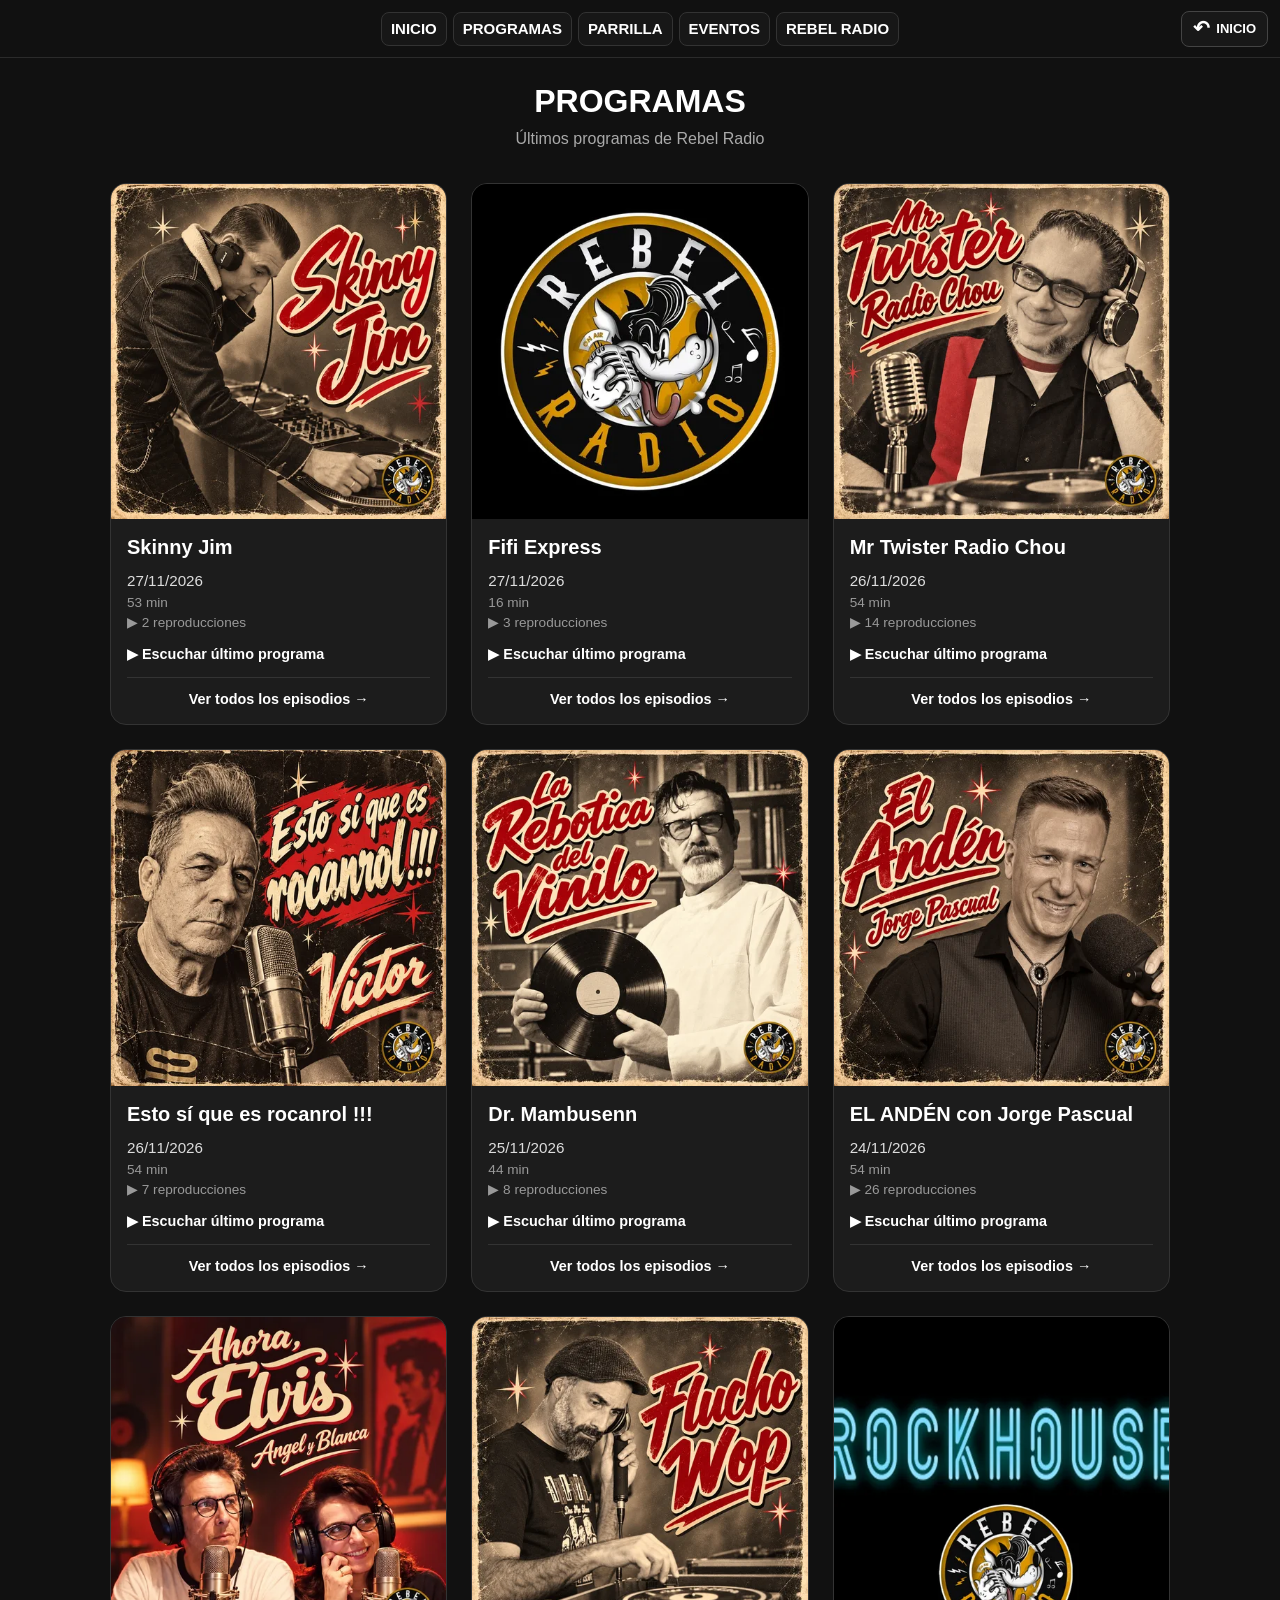
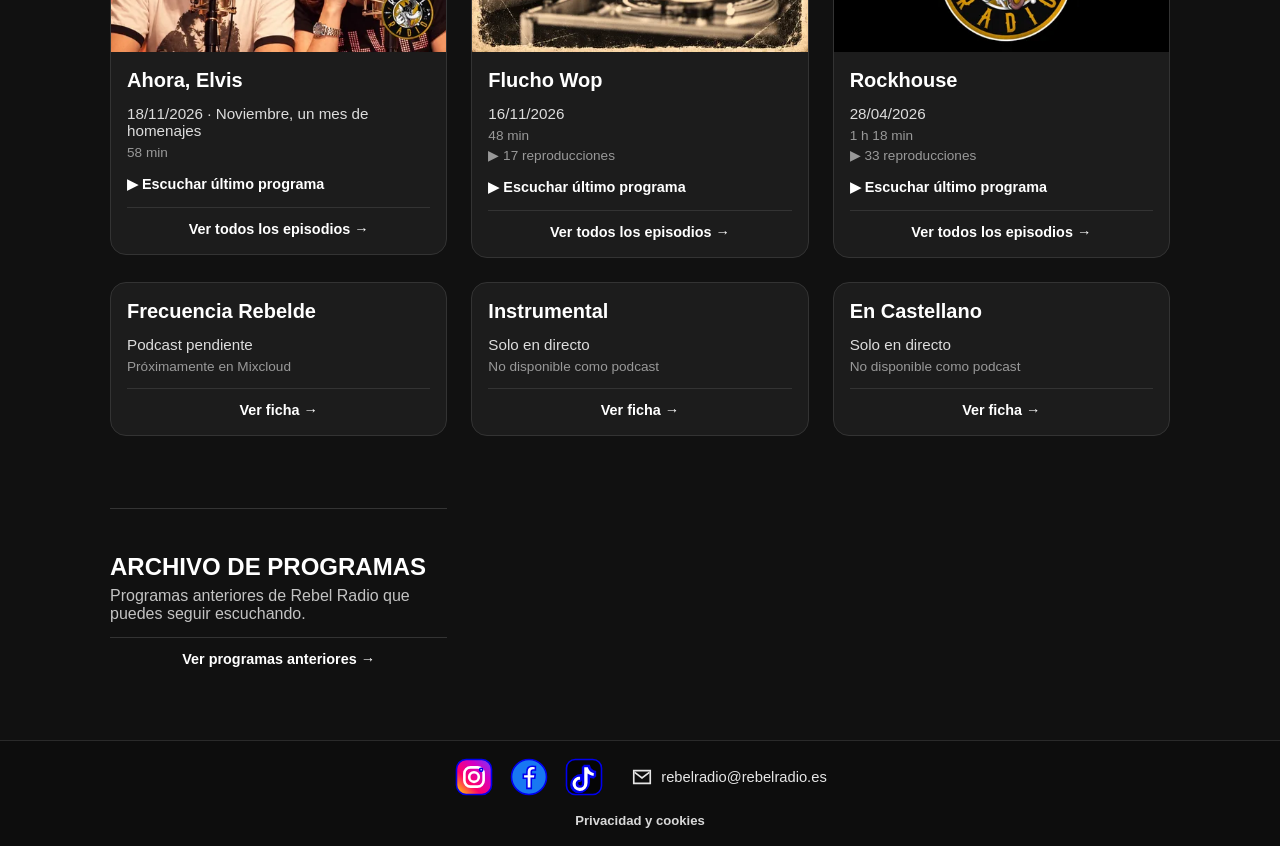
<file: programas.html>
<!DOCTYPE html>
<html lang="es">
<head>
<link rel="icon" type="image/png" sizes="512x512" href="/icons/favicon-rebel-oficial-redondo.png?v=20261110-oficial-original1">
<meta charset="UTF-8">
<meta name="viewport" content="width=device-width, initial-scale=1.0">

<title>Programas - Rebel Radio</title>
<meta name="description" content="Programas de Rebel Radio y últimos episodios publicados.">
<meta name="theme-color" content="#111111">

<style>
*{
    box-sizing:border-box;
}

body{
    margin:0;
    background:#111;
    color:white;
    font-family:Arial,sans-serif;
    min-height:100vh;
}

main{
    width:100%;
    max-width:1100px;
    margin:auto;
    padding:25px 20px 50px;
}

.navegacion{
    display:flex;
    justify-content:center;
    gap:20px;
    flex-wrap:wrap;
    margin-bottom:30px;
}

.navegacion a{
    color:#ccc;
    text-decoration:none;
    font-size:.9rem;
}

.navegacion a:hover{
    color:white;
}

h1{
    text-align:center;
    margin:0 0 10px;
    font-size:2rem;
}

.intro{
    text-align:center;
    color:#aaa;
    margin:0 auto 35px;
}

#estado{
    text-align:center;
    color:#aaa;
    margin:30px 0;
}

#lista{
    display:grid;
    grid-template-columns:repeat(auto-fit, minmax(260px, 1fr));
    gap:24px;
    align-items:start;
}

.programa{
    min-width:0;
}

.tarjeta{
    background:#1c1c1c;
    border:1px solid #333;
    border-radius:16px;
    overflow:hidden;
    cursor:pointer;
    transition:transform .15s ease, border-color .15s ease;
}

.tarjeta:hover{
    transform:translateY(-2px);
    border-color:#555;
}

.portada{
    width:100%;
    aspect-ratio:1 / 1;
    object-fit:cover;
    display:block;
}

.contenido{
    padding:16px;
}

.nombre-programa{
    margin:0 0 12px;
    font-size:1.25rem;
    line-height:1.25;
}

.ultimo{
    margin:0 0 6px;
    color:#ddd;
    font-size:.95rem;
}

.detalle{
    margin:4px 0;
    color:#999;
    font-size:.85rem;
}

.escuchar{
    display:inline-block;
    margin-top:12px;
    font-weight:bold;
    font-size:.9rem;
}

.ver-programa{
    display:block;
    margin-top:14px;
    padding-top:12px;
    border-top:1px solid #333;
    color:white;
    text-decoration:none;
    font-weight:bold;
    font-size:.9rem;
}

.ver-programa:hover{
    text-decoration:underline;
}

.reproductor{
    display:block;
    width:100%;
    margin-top:12px;
    border:0;
}

.nombre-programa-movil{
    display:none;
}

@media (max-width:600px){

    main{
        padding:20px 15px 40px;
    }

    #lista{
        grid-template-columns:1fr;
        gap:12px;
    }

    .tarjeta{
        display:grid;
        grid-template-columns:50% 50%;
        align-items:start;
    }

    .nombre-programa-movil{
        display:block;
        grid-column:1 / -1;
        grid-row:1;
        margin:0;
        padding:10px 12px;
        color:#d08a2f;
        font-size:1.08rem;
        font-weight:800;
        line-height:1.25;
        white-space:nowrap;
        overflow:hidden;
        text-overflow:ellipsis;
    }

    .nombre-programa-escritorio{
        display:none;
    }

    .portada{
        grid-column:1;
        grid-row:2;
        width:100%;
        aspect-ratio:1 / 1;
        object-fit:cover;
    }

    .contenido{
        grid-column:2;
        grid-row:2;
        min-width:0;
        padding:12px;
    }

    .tarjeta-sin-portada .contenido{
        grid-column:1 / -1;
    }

    .ultimo{
        font-size:.85rem;
    }

    .detalle{
        font-size:.78rem;
    }
}

@media (max-width:380px){

    #lista{
        grid-template-columns:1fr;
    }
}


/* =========================================================
   MENU SUPERIOR COMUN REBEL RADIO
   ========================================================= */

nav,
.navegacion{
    display:flex;
    justify-content:center;
    flex-wrap:nowrap !important;
    gap:6px !important;
    align-items:center;
}

.cabecera{
    display:flex;
    justify-content:center !important;
}

nav a,
.navegacion a{
    margin:0 !important;
    padding:7px 9px;
    box-sizing:border-box;
    border:1px solid #333;
    border-radius:8px;
    background:#171717;
    color:#ccc;
    text-decoration:none;
    font-size:15px !important;
    font-weight:700;
    line-height:1.2;
    white-space:nowrap;
    flex:0 0 auto;
    transition:background .15s ease, border-color .15s ease, color .15s ease;
}

nav a:hover,
.navegacion a:hover{
    background:#242424;
    border-color:#555;
    color:#fff;
}

nav a.activo,
.navegacion a.activo{
    color:#e0a052;
    border-color:#d08a2f;
    background:rgba(208,138,47,.12);
}

@media (max-width:700px){
    nav,
    .navegacion{
        justify-content:center !important;
        gap:4px !important;
        max-width:100%;
        overflow-x:auto;
        scrollbar-width:none;
        -webkit-overflow-scrolling:touch;
    }

    nav::-webkit-scrollbar,
    .navegacion::-webkit-scrollbar{
        display:none;
    }

    nav a,
    .navegacion a{
        padding:6px clamp(5px,1.5vw,7px);
        font-size:clamp(11px,3vw,12.5px) !important;
    }
}



/* REBEL-CABECERA-FIJA-INICIO */

header{
    margin:0 !important;
    padding:12px 16px !important;
    min-height:58px !important;
    height:58px !important;
    box-sizing:border-box !important;
    display:flex !important;
    align-items:center !important;
    justify-content:center !important;
    overflow:visible !important;
    background:#111 !important;
    border:0 !important;
    border-bottom:1px solid #2b2b2b !important;
}

header .cabecera{
    width:100% !important;
    max-width:100% !important;
    height:100% !important;
    min-width:0 !important;
    margin:0 !important;
    padding:0 !important;
    box-sizing:border-box !important;
    display:flex !important;
    align-items:center !important;
    justify-content:center !important;
    gap:0 !important;
}

header nav,
header .navegacion{
    width:auto !important;
    max-width:100% !important;
    min-width:0 !important;
    margin:0 auto !important;
    padding:0 !important;
    box-sizing:border-box !important;
    display:flex !important;
    align-items:center !important;
    justify-content:center !important;
    flex-wrap:nowrap !important;
    gap:6px !important;
    border:0 !important;
}

header nav a,
header .navegacion a{
    flex:0 0 auto !important;
    margin:0 !important;
}

@media (max-width:700px){
    header{
        padding:10px 0 !important;
        min-height:54px !important;
        height:54px !important;
        overflow:hidden !important;
    }

    header .cabecera{
        width:100% !important;
        max-width:100% !important;
        height:100% !important;
        min-width:0 !important;
    }

    header nav,
    header .navegacion{
        width:100% !important;
        max-width:100% !important;
        min-width:0 !important;
        margin:0 !important;
        padding:0 8px !important;
        justify-content:flex-start !important;
        overflow-x:auto !important;
        overflow-y:hidden !important;
        scroll-padding-left:8px !important;
        scrollbar-width:none !important;
        -webkit-overflow-scrolling:touch;
    }

    header nav::-webkit-scrollbar,
    header .navegacion::-webkit-scrollbar{
        display:none !important;
    }

    header nav a:first-child,
    header .navegacion a:first-child{
        margin-left:0 !important;
    }

    header nav a:last-child,
    header .navegacion a:last-child{
        margin-right:8px !important;
    }
}

/* REBEL-CABECERA-FIJA-FIN */

</style>
  <link rel="stylesheet" href="/rebel-ui.css?v=20261019-nav-fijo1" data-rebel-i18n-css="1">
</head>

<body>

<header class="rr-header">
  <button type="button" class="rr-menu-toggle" aria-expanded="false">☰ MENÚ</button>

  <nav class="rr-main-nav" aria-label="Navegación principal">
    <a href="/">INICIO</a>
    <a href="/programas.html">PROGRAMAS</a>
    <a href="/programacion.html">PARRILLA</a>
    <a href="/eventos.html">EVENTOS</a>
    <a href="/rebel-radio.html">REBEL RADIO</a>
  </nav>
</header>

<main>



<h1>PROGRAMAS</h1>

<p class="intro">
Últimos programas de Rebel Radio
</p>

<p id="estado">Cargando programas...</p>

<div id="lista"></div>

</main>

<script>
const lista = document.getElementById('lista');
const estado = document.getElementById('estado');

function duracion(segundos){
    const minutos = Math.floor(segundos / 60);
    const horas = Math.floor(minutos / 60);
    const resto = minutos % 60;

    if(horas > 0){
        return `${horas} h ${resto} min`;
    }

    return `${minutos} min`;
}

function fechaVisible(fecha){
    if(!fecha){
        return '';
    }

    const [anio, mes, dia] = fecha.split('-');
    return `${dia}/${mes}/${anio}`;
}

function reproductorMixcloud(key){
    return `
        <iframe
            class="reproductor"
            height="120"
            frameborder="0"
            src="https://player-widget.mixcloud.com/widget/iframe/?hide_cover=1&mini=1&feed=${encodeURIComponent(key)}"
            allow="autoplay">
        </iframe>
    `;
}

function reproductorIvoox(player){
    return `
        <iframe
            class="reproductor"
            src="${player}"
            width="100%"
            height="200"
            frameborder="0"
            allowfullscreen
            scrolling="no"
            loading="lazy">
        </iframe>
    `;
}

fetch('catalogo-mixcloud.json?rr=' + Date.now(), {cache:'no-store'})
    .then(respuesta => {

        if(!respuesta.ok){
            throw new Error('No se puede cargar el catálogo');
        }

        return respuesta.json();
    })

    .then(catalogo => {

        estado.style.display = 'none';

        for(const programa of catalogo.programas){

            if(!programa.episodios.length){

                const soloDirecto =
                    programa.proveedor === 'directo' ||
                    programa.estado === 'solo_directo';

                const destino =
                    programa.proveedor === 'ivoox'
                        ? 'iVoox'
                        : 'Mixcloud';

                const mensajePrincipal =
                    soloDirecto
                        ? 'Solo en directo'
                        : 'Podcast pendiente';

                const mensajeDetalle =
                    soloDirecto
                        ? 'No disponible como podcast'
                        : `Próximamente en ${destino}`;

                const seccion =
                    document.createElement('section');

                seccion.className =
                    'programa';

                seccion.innerHTML = `
                    <div class="tarjeta tarjeta-sin-portada">

                        <h2 class="nombre-programa nombre-programa-movil">
                            ${programa.nombre}
                        </h2>

                        <div class="contenido">

                            <h2 class="nombre-programa nombre-programa-escritorio">
                                ${programa.nombre}
                            </h2>

                            <p class="ultimo">
                                ${mensajePrincipal}
                            </p>

                            <p class="detalle">
                                ${mensajeDetalle}
                            </p>

                            <a
                                class="ver-programa"
                                href="programa.html?id=${programa.id}">
                                Ver ficha →
                            </a>

                        </div>

                    </div>
                `;

                lista.appendChild(seccion);

                continue;
            }

            const episodio = programa.episodios[0];

            const seccion = document.createElement('section');
            seccion.className = 'programa';

            const subtitulo =
                episodio.titulo
                    ? `${fechaVisible(episodio.fecha)} · ${episodio.titulo}`
                    : fechaVisible(episodio.fecha);

            seccion.innerHTML = `
                <div class="tarjeta">

                    <h2 class="nombre-programa nombre-programa-movil">
                        ${programa.nombre}
                    </h2>

                    <img
                        class="portada"
                        src="${episodio.imagen}"
                        alt="${programa.nombre}"
                    >

                    <div class="contenido">

                        <h2 class="nombre-programa nombre-programa-escritorio">
                            ${programa.nombre}
                        </h2>

                        <p class="ultimo">
                            ${subtitulo}
                        </p>

                        <p class="detalle">
                            ${duracion(episodio.duracion)}
                        </p>

                        ${episodio.reproducciones !== null
                            ? `<p class="detalle">
                                ▶ ${episodio.reproducciones} reproducciones
                               </p>`
                            : ''
                        }

                        <span class="escuchar">
                            ▶ Escuchar último programa
                        </span>

                        <a
                            class="ver-programa"
                            href="programa.html?id=${programa.id}">
                            Ver todos los episodios →
                        </a>

                    </div>

                </div>
            `;

            const tarjeta =
                seccion.querySelector('.tarjeta');

            tarjeta.dataset.programaId =
                programa.id || '';

            tarjeta.dataset.episodioId =
                episodio.key || episodio.player || episodio.fecha || '';

            tarjeta.dataset.episodioFecha =
                episodio.fecha || '';

            tarjeta.dataset.episodioTitulo =
                episodio.titulo || '';

            tarjeta.dataset.proveedor =
                episodio.proveedor || programa.proveedor || '';

            tarjeta.addEventListener('click', (evento) => {

                if(evento.target.closest('.ver-programa')){
                    return;
                }

                const existente =
                    seccion.querySelector('.reproductor');

                if(existente){
                    existente.remove();
                    return;
                }

                document
                    .querySelectorAll('.reproductor')
                    .forEach(reproductor => reproductor.remove());

                const reproductor =
                    programa.proveedor === 'ivoox'
                        ? reproductorIvoox(episodio.player)
                        : reproductorMixcloud(episodio.key);

                seccion.insertAdjacentHTML(
                    'beforeend',
                    reproductor
                );
            });

            lista.appendChild(seccion);
        }

        // ACCESO AL ARCHIVO DE PROGRAMAS
        const archivo = document.createElement('div');
        archivo.innerHTML = `
            <div style="
                margin-top:3rem;
                padding-top:1.5rem;
                border-top:1px solid rgba(255,255,255,.15);
            ">
                <h2 style="margin-bottom:.4rem;">
                    ARCHIVO DE PROGRAMAS
                </h2>

                <p style="opacity:.75; margin-top:0; margin-bottom:.8rem;">
                    Programas anteriores de Rebel Radio que puedes seguir escuchando.
                </p>

                <a
                    class="ver-programa"
                    href="programas-anteriores.html">
                    Ver programas anteriores →
                </a>
            </div>
        `;

        lista.appendChild(archivo);
    })

    .catch(error => {

        estado.textContent =
            'No se han podido cargar los programas.';

        console.error(error);
    });
</script>

    <script src="rebel-estadisticas.js"></script>
<footer class="rr-footer" data-rr-footer="1">
  <div class="rr-footer-inner">
    <div class="rr-social-icons" aria-label="Redes sociales">
      <a class="rr-social rr-instagram" href="https://www.instagram.com/rebel_radio4/" target="_blank" rel="noopener noreferrer" aria-label="Instagram">
        <svg viewBox="0 0 48 48" aria-hidden="true">
          <defs><linearGradient id="rrig-footer" x1="5" y1="43" x2="43" y2="5" gradientUnits="userSpaceOnUse"><stop stop-color="#ffd600"/><stop offset=".35" stop-color="#ff0169"/><stop offset=".7" stop-color="#d300c5"/><stop offset="1" stop-color="#7638fa"/></linearGradient></defs>
          <rect x="4" y="4" width="40" height="40" rx="11" fill="url(#rrig-footer)"/>
          <rect x="13" y="13" width="22" height="22" rx="7" fill="none" stroke="#fff" stroke-width="3"/>
          <circle cx="24" cy="24" r="5.5" fill="none" stroke="#fff" stroke-width="3"/>
          <circle cx="32.2" cy="15.8" r="1.8" fill="#fff"/>
        </svg>
      </a>
      <a class="rr-social rr-facebook" href="https://www.facebook.com/rebelradio.es" target="_blank" rel="noopener noreferrer" aria-label="Facebook">
        <svg viewBox="0 0 48 48" aria-hidden="true"><circle cx="24" cy="24" r="20" fill="#1877F2"/><path fill="#fff" d="M26.6 37V25.5h3.9l.6-4.5h-4.5v-2.9c0-1.3.4-2.2 2.3-2.2h2.4v-4a32 32 0 0 0-3.6-.2c-3.6 0-6.1 2.2-6.1 6.3v3h-4.1v4.5h4.1V37z"/></svg>
      </a>
      <a class="rr-social rr-tiktok" href="https://www.tiktok.com/@rebelradio.es" target="_blank" rel="noopener noreferrer" aria-label="TikTok">
        <svg viewBox="0 0 48 48" aria-hidden="true">
          <rect x="4" y="4" width="40" height="40" rx="10" fill="#050505"/>
          <path d="M29 12c1 4 3.2 6.1 7 6.8v5c-2.4-.1-4.8-.9-7-2.2v9c0 6.2-4.4 10.2-9.8 10.2-5.2 0-9.2-4-9.2-9 0-5.6 4.5-9.6 10.4-9.2v5.2c-2.8-.2-5 1.3-5 3.9 0 2.2 1.7 3.8 3.8 3.8 2.6 0 4.2-1.9 4.2-5V12z" fill="#25F4EE" transform="translate(-1 1)"/>
          <path d="M29 12c1 4 3.2 6.1 7 6.8v5c-2.4-.1-4.8-.9-7-2.2v9c0 6.2-4.4 10.2-9.8 10.2-5.2 0-9.2-4-9.2-9 0-5.6 4.5-9.6 10.4-9.2v5.2c-2.8-.2-5 1.3-5 3.9 0 2.2 1.7 3.8 3.8 3.8 2.6 0 4.2-1.9 4.2-5V12z" fill="#FE2C55" transform="translate(1 -1)"/>
          <path d="M29 12c1 4 3.2 6.1 7 6.8v5c-2.4-.1-4.8-.9-7-2.2v9c0 6.2-4.4 10.2-9.8 10.2-5.2 0-9.2-4-9.2-9 0-5.6 4.5-9.6 10.4-9.2v5.2c-2.8-.2-5 1.3-5 3.9 0 2.2 1.7 3.8 3.8 3.8 2.6 0 4.2-1.9 4.2-5V12z" fill="#fff"/>
        </svg>
      </a>
    </div>
    <a class="rr-contact-link" href="mailto:rebelradio@rebelradio.es" aria-label="Correo de contacto">
      <svg viewBox="0 0 24 24" aria-hidden="true"><path d="M3 5h18v14H3z"/><path d="m4 7 8 6 8-6"/></svg>
      <span>rebelradio@rebelradio.es</span>
    </a>
  </div>
<div class="rr-legal-links" aria-label="Información legal">
  <a href="/privacidad.html">Privacidad y cookies</a>
</div>
</footer>
  <script src="/rebel-menu.js?v=20261019-nav-fijo1" defer></script>
</body>
</html>
</file>
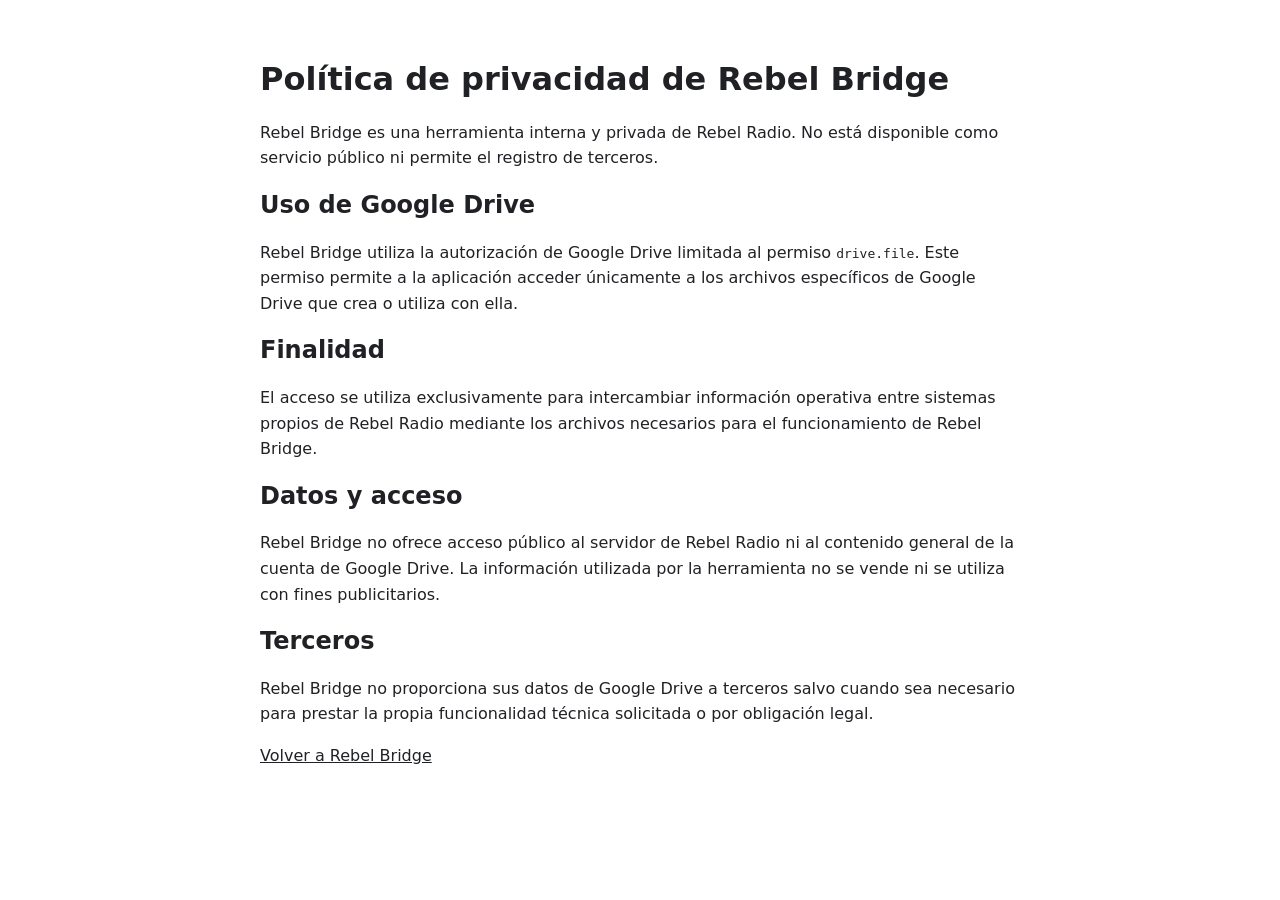
<file: rebel-bridge-privacidad.html>
<!doctype html>
<html lang="es">
<head>
<link rel="icon" type="image/png" sizes="512x512" href="/icons/favicon-rebel-oficial-redondo.png?v=20261110-oficial-original1">
  <meta charset="utf-8">
  <meta name="viewport" content="width=device-width,initial-scale=1">
  <title>Privacidad de Rebel Bridge | Rebel Radio</title>
  <meta name="robots" content="noindex,nofollow">
  <style>
    body{font-family:system-ui,-apple-system,sans-serif;max-width:760px;margin:60px auto;padding:0 22px;line-height:1.6;color:#202124}
    h1,h2{line-height:1.2}
    a{color:inherit}
  </style>
</head>
<body>
<main>
  <h1>Política de privacidad de Rebel Bridge</h1>

  <p>Rebel Bridge es una herramienta interna y privada de Rebel Radio. No está
  disponible como servicio público ni permite el registro de terceros.</p>

  <h2>Uso de Google Drive</h2>

  <p>Rebel Bridge utiliza la autorización de Google Drive limitada al permiso
  <code>drive.file</code>. Este permiso permite a la aplicación acceder
  únicamente a los archivos específicos de Google Drive que crea o utiliza
  con ella.</p>

  <h2>Finalidad</h2>

  <p>El acceso se utiliza exclusivamente para intercambiar información
  operativa entre sistemas propios de Rebel Radio mediante los archivos
  necesarios para el funcionamiento de Rebel Bridge.</p>

  <h2>Datos y acceso</h2>

  <p>Rebel Bridge no ofrece acceso público al servidor de Rebel Radio ni al
  contenido general de la cuenta de Google Drive. La información utilizada
  por la herramienta no se vende ni se utiliza con fines publicitarios.</p>

  <h2>Terceros</h2>

  <p>Rebel Bridge no proporciona sus datos de Google Drive a terceros salvo
  cuando sea necesario para prestar la propia funcionalidad técnica solicitada
  o por obligación legal.</p>

  <p><a href="/rebel-bridge.html">Volver a Rebel Bridge</a></p>
</main>
</body>
</html>
</file>
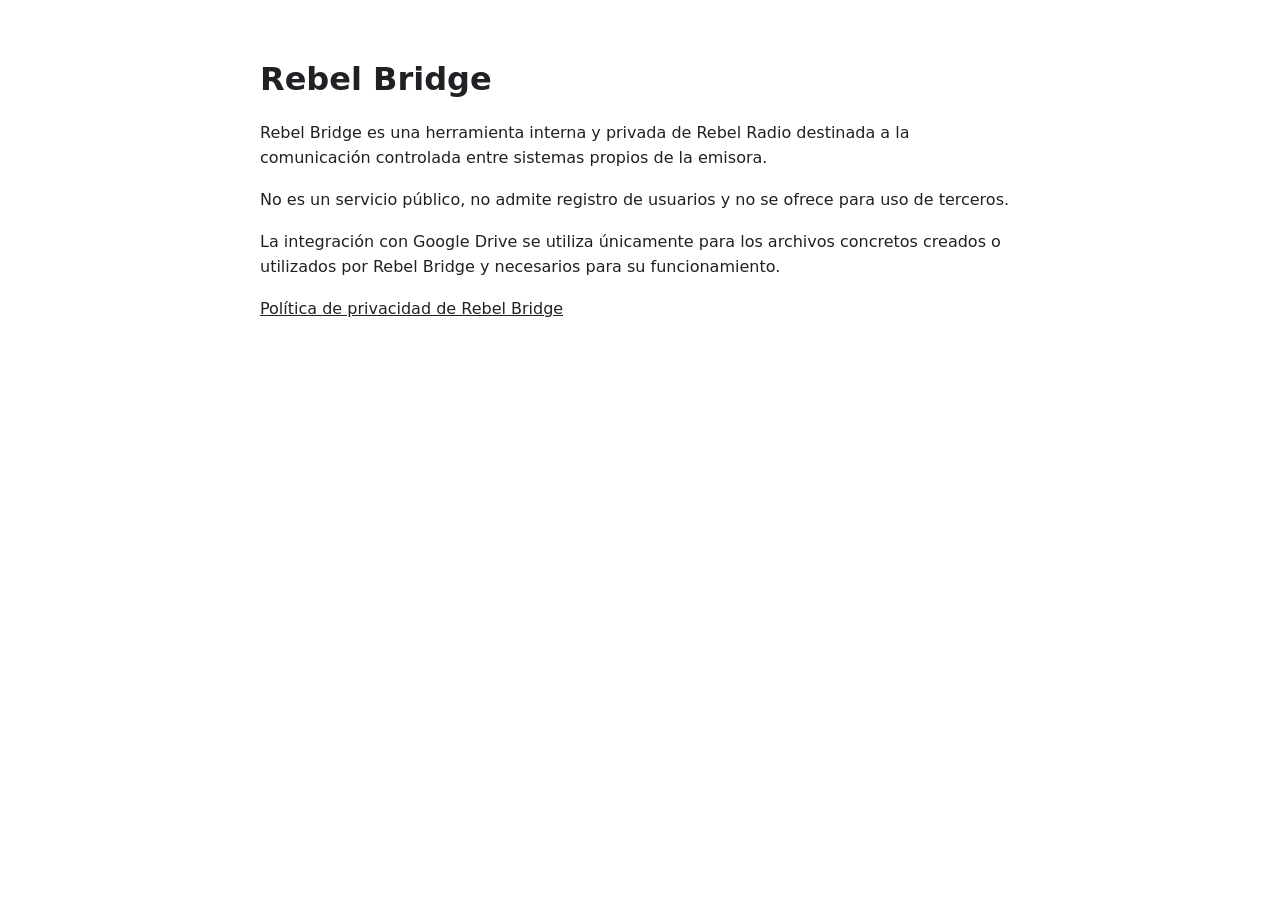
<file: rebel-bridge.html>
<!doctype html>
<html lang="es">
<head>
<link rel="icon" type="image/png" sizes="512x512" href="/icons/favicon-rebel-oficial-redondo.png?v=20261110-oficial-original1">
  <meta charset="utf-8">
  <meta name="viewport" content="width=device-width,initial-scale=1">
  <title>Rebel Bridge | Rebel Radio</title>
  <meta name="robots" content="noindex,nofollow">
  <style>
    body{font-family:system-ui,-apple-system,sans-serif;max-width:760px;margin:60px auto;padding:0 22px;line-height:1.6;color:#202124}
    h1{line-height:1.2}
    a{color:inherit}
  </style>
</head>
<body>
<main>
  <h1>Rebel Bridge</h1>

  <p>Rebel Bridge es una herramienta interna y privada de Rebel Radio destinada
  a la comunicación controlada entre sistemas propios de la emisora.</p>

  <p>No es un servicio público, no admite registro de usuarios y no se ofrece
  para uso de terceros.</p>

  <p>La integración con Google Drive se utiliza únicamente para los archivos
  concretos creados o utilizados por Rebel Bridge y necesarios para su
  funcionamiento.</p>

  <p><a href="/rebel-bridge-privacidad.html">Política de privacidad de Rebel Bridge</a></p>
</main>
</body>
</html>
</file>
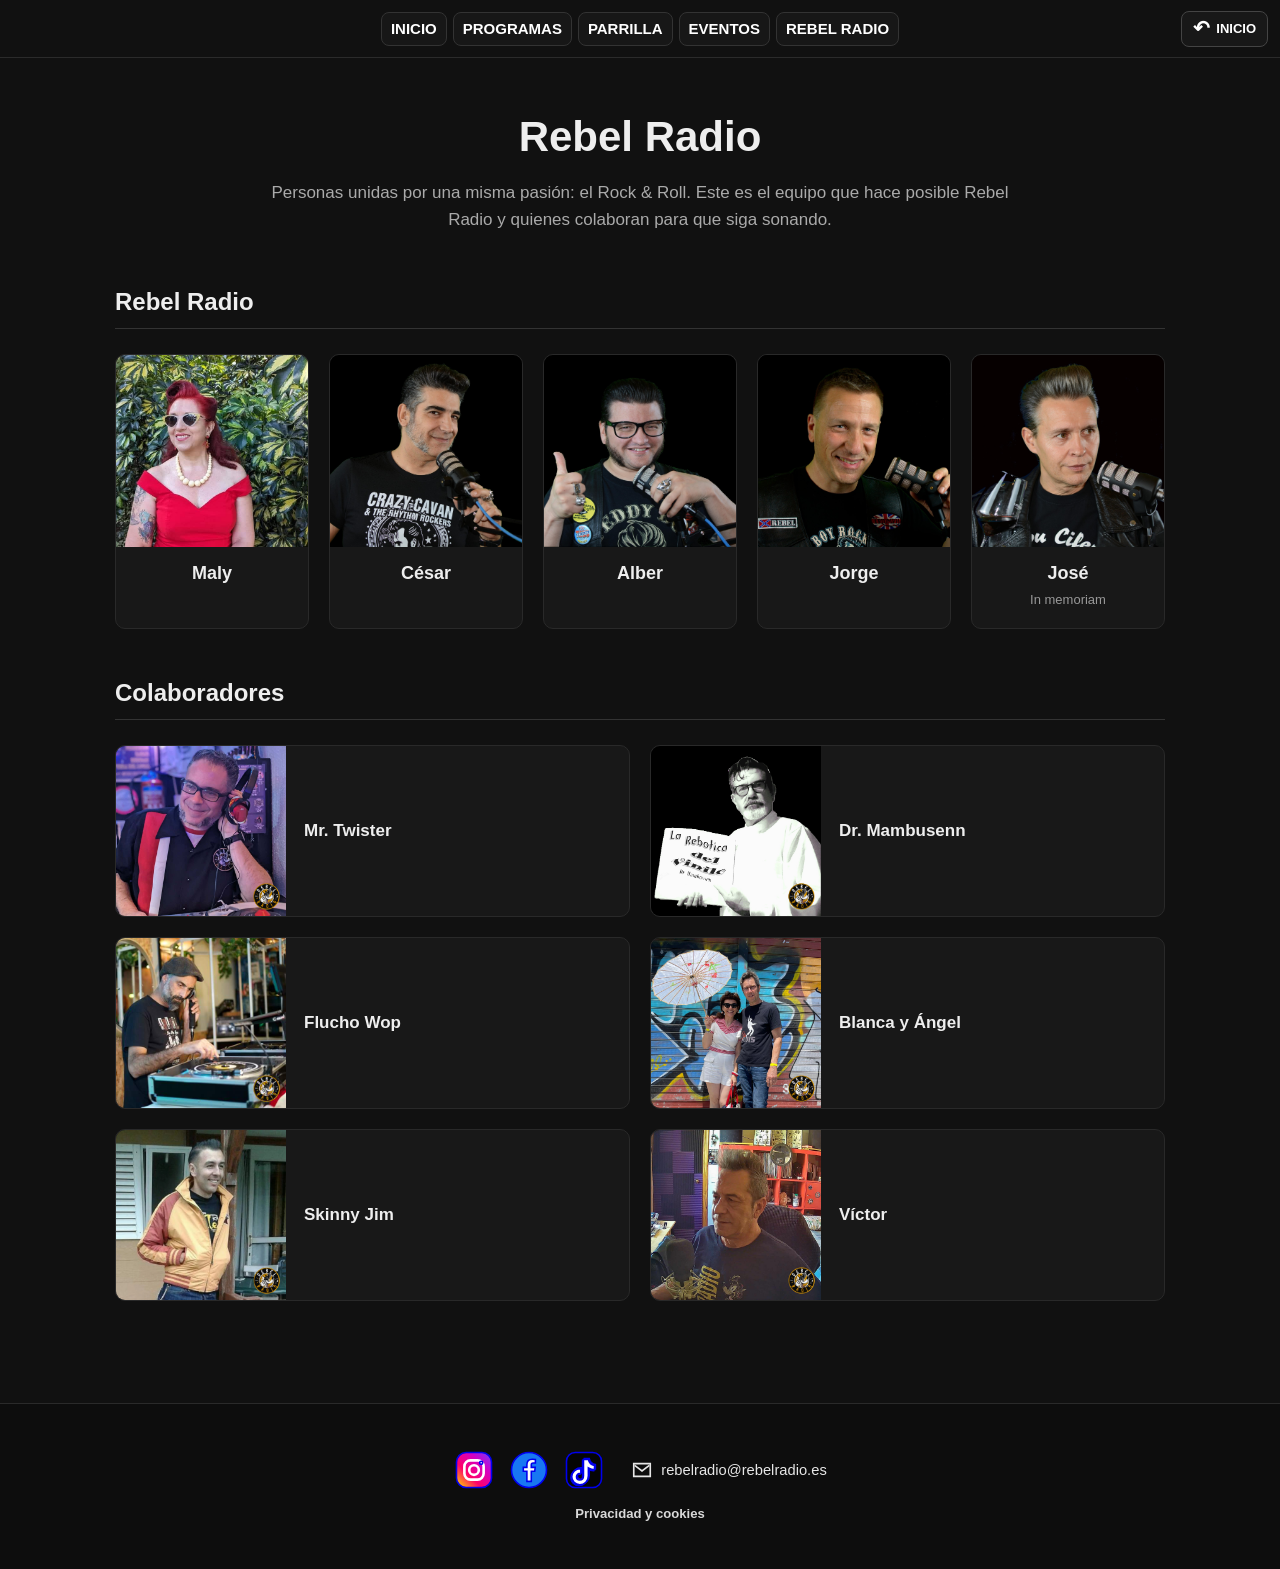
<file: rebel-radio.html>
<!DOCTYPE html>
<html lang="es">
<head>
<link rel="icon" type="image/png" sizes="512x512" href="/icons/favicon-rebel-oficial-redondo.png?v=20261110-oficial-original1">
<meta charset="UTF-8">
<meta name="viewport" content="width=device-width, initial-scale=1.0">

<title>Rebel Radio</title>
<meta name="description" content="Quiénes somos, equipo y colaboradores de Rebel Radio.">

<style>
* {
    box-sizing: border-box;
}

body {
    margin: 0;
    background: #111;
    color: #eee;
    font-family: Arial, Helvetica, sans-serif;
}

header {
    border-bottom: 1px solid #333;
}

nav {
    max-width: 1200px;
    margin: auto;
    padding: 20px;
    display: flex;
    justify-content: center;
    gap: 28px;
    flex-wrap: wrap;
}

nav a {
    color: #ddd;
    text-decoration: none;
    font-size: 14px;
    font-weight: bold;
}

nav a:hover,
nav a.activo {
    color: #fff;
}

main {
    max-width: 1100px;
    margin: auto;
    padding: 55px 25px 80px;
}

.intro {
    max-width: 760px;
    margin: 0 auto 55px;
    text-align: center;
}

h1 {
    margin: 0 0 18px;
    font-size: 42px;
}

.intro p {
    color: #aaa;
    line-height: 1.6;
    font-size: 17px;
}

h2 {
    margin: 50px 0 25px;
    font-size: 24px;
    border-bottom: 1px solid #333;
    padding-bottom: 12px;
}

.personas {
    display: grid;
    grid-template-columns: repeat(auto-fit, minmax(170px, 1fr));
    gap: 20px;
}

.persona {
    background: #181818;
    border: 1px solid #292929;
    border-radius: 10px;
    overflow: hidden;
    text-align: center;
}

.foto {
    width: 100%;
    aspect-ratio: 1 / 1;
    background: #222;
    display: flex;
    align-items: center;
    justify-content: center;
    color: #666;
    font-size: 13px;
    overflow: hidden;
}

.foto img {
    width: 100%;
    height: 100%;
    object-fit: cover;
}

.datos {
    padding: 16px 10px 18px;
}

.nombre {
    font-size: 18px;
    font-weight: bold;
}

.nota,
.programa {
    margin-top: 7px;
    color: #999;
    font-size: 13px;
    line-height: 1.4;
}

#seccion-colaboradores {
    display: none;
}

footer {
    border-top: 1px solid #333;
    color: #777;
    text-align: center;
    padding: 30px 20px;
    font-size: 13px;
}

@media (max-width: 600px) {
    nav {
        gap: 15px;
        padding: 17px 10px;
    }

    nav a {
        font-size: 12px;
    }

    main {
        padding: 38px 15px 60px;
    }

    h1 {
        font-size: 34px;
    }

    .intro {
        margin-bottom: 35px;
    }

    .personas {
        grid-template-columns: repeat(2, 1fr);
        gap: 10px;
    }

    .datos {
        padding: 12px 7px 14px;
    }

    .nombre {
        font-size: 16px;
    }
}


/* =========================================================
   MENU SUPERIOR COMUN REBEL RADIO
   ========================================================= */

nav,
.navegacion{
    display:flex;
    justify-content:center;
    flex-wrap:nowrap !important;
    gap:6px !important;
    align-items:center;
}

.cabecera{
    display:flex;
    justify-content:center !important;
}

nav a,
.navegacion a{
    margin:0 !important;
    padding:7px 9px;
    box-sizing:border-box;
    border:1px solid #333;
    border-radius:8px;
    background:#171717;
    color:#ccc;
    text-decoration:none;
    font-size:15px !important;
    font-weight:700;
    line-height:1.2;
    white-space:nowrap;
    flex:0 0 auto;
    transition:background .15s ease, border-color .15s ease, color .15s ease;
}

nav a:hover,
.navegacion a:hover{
    background:#242424;
    border-color:#555;
    color:#fff;
}

nav a.activo,
.navegacion a.activo{
    color:#e0a052;
    border-color:#d08a2f;
    background:rgba(208,138,47,.12);
}

@media (max-width:700px){
    nav,
    .navegacion{
        justify-content:center !important;
        gap:4px !important;
        max-width:100%;
        overflow-x:auto;
        scrollbar-width:none;
        -webkit-overflow-scrolling:touch;
    }

    nav::-webkit-scrollbar,
    .navegacion::-webkit-scrollbar{
        display:none;
    }

    nav a,
    .navegacion a{
        padding:6px clamp(5px,1.5vw,7px);
        font-size:clamp(11px,3vw,12.5px) !important;
    }
}



/* REBEL-CABECERA-FIJA-INICIO */

header{
    margin:0 !important;
    padding:12px 16px !important;
    min-height:58px !important;
    height:58px !important;
    box-sizing:border-box !important;
    display:flex !important;
    align-items:center !important;
    justify-content:center !important;
    overflow:visible !important;
    background:#111 !important;
    border:0 !important;
    border-bottom:1px solid #2b2b2b !important;
}

header .cabecera{
    width:100% !important;
    max-width:100% !important;
    height:100% !important;
    min-width:0 !important;
    margin:0 !important;
    padding:0 !important;
    box-sizing:border-box !important;
    display:flex !important;
    align-items:center !important;
    justify-content:center !important;
    gap:0 !important;
}

header nav,
header .navegacion{
    width:auto !important;
    max-width:100% !important;
    min-width:0 !important;
    margin:0 auto !important;
    padding:0 !important;
    box-sizing:border-box !important;
    display:flex !important;
    align-items:center !important;
    justify-content:center !important;
    flex-wrap:nowrap !important;
    gap:6px !important;
    border:0 !important;
}

header nav a,
header .navegacion a{
    flex:0 0 auto !important;
    margin:0 !important;
}

@media (max-width:700px){
    header{
        padding:10px 0 !important;
        min-height:54px !important;
        height:54px !important;
        overflow:hidden !important;
    }

    header .cabecera{
        width:100% !important;
        max-width:100% !important;
        height:100% !important;
        min-width:0 !important;
    }

    header nav,
    header .navegacion{
        width:100% !important;
        max-width:100% !important;
        min-width:0 !important;
        margin:0 !important;
        padding:0 8px !important;
        justify-content:flex-start !important;
        overflow-x:auto !important;
        overflow-y:hidden !important;
        scroll-padding-left:8px !important;
        scrollbar-width:none !important;
        -webkit-overflow-scrolling:touch;
    }

    header nav::-webkit-scrollbar,
    header .navegacion::-webkit-scrollbar{
        display:none !important;
    }

    header nav a:first-child,
    header .navegacion a:first-child{
        margin-left:0 !important;
    }

    header nav a:last-child,
    header .navegacion a:last-child{
        margin-right:8px !important;
    }
}

/* REBEL-CABECERA-FIJA-FIN */

</style>
  <link rel="stylesheet" href="/rebel-ui.css?v=20261019-nav-fijo1" data-rebel-i18n-css="1">
</head>

<body>

<header class="rr-header">
  <button type="button" class="rr-menu-toggle" aria-expanded="false">☰ MENÚ</button>

  <nav class="rr-main-nav" aria-label="Navegación principal">
    <a href="/">INICIO</a>
    <a href="/programas.html">PROGRAMAS</a>
    <a href="/programacion.html">PARRILLA</a>
    <a href="/eventos.html">EVENTOS</a>
    <a href="/rebel-radio.html">REBEL RADIO</a>
  </nav>
</header>

<main>

<section class="intro">
    <h1>Rebel Radio</h1>
    <p>
        Personas unidas por una misma pasión: el Rock &amp; Roll.
        Este es el equipo que hace posible Rebel Radio y quienes
        colaboran para que siga sonando.
    </p>
</section>

<section>
    <h2>Rebel Radio</h2>
    <div id="equipo" class="personas"></div>
</section>

<section id="seccion-colaboradores">
    <h2>Colaboradores</h2>
    <div id="colaboradores" class="personas"></div>
</section>
</main>




<script>
function crearPersona(persona) {
    const tarjeta = document.createElement("article");
    tarjeta.className = "persona";

    const foto = document.createElement("div");
    foto.className = "foto";

    if (persona.foto) {
        const img = document.createElement("img");
        img.src = persona.foto;
        img.alt = persona.nombre;
        img.loading = "lazy";
        foto.appendChild(img);
    } else {
        foto.textContent = "FOTO";
    }

    const datos = document.createElement("div");
    datos.className = "datos";

    const nombre = document.createElement("div");
    nombre.className = "nombre";
    nombre.textContent = persona.nombre;
    datos.appendChild(nombre);

    if (persona.programa) {
        const programa = document.createElement("div");
        programa.className = "programa";
        programa.textContent = persona.programa;
        datos.appendChild(programa);
    }

    if (persona.nota) {
        const nota = document.createElement("div");
        nota.className = "nota";
        nota.textContent = persona.nota;
        datos.appendChild(nota);
    }

    tarjeta.appendChild(foto);
    tarjeta.appendChild(datos);

    return tarjeta;
}

fetch("/personas.json", { cache: "no-store" })
    .then(respuesta => {
        if (!respuesta.ok) {
            throw new Error("No se pudo cargar personas.json");
        }
        return respuesta.json();
    })
    .then(datos => {
        const equipo = document.getElementById("equipo");

        (datos.equipo || []).forEach(persona => {
            equipo.appendChild(crearPersona(persona));
        });

        if (datos.colaboradores && datos.colaboradores.length) {
            const seccion = document.getElementById("seccion-colaboradores");
            const colaboradores = document.getElementById("colaboradores");

            datos.colaboradores.forEach(persona => {
                colaboradores.appendChild(crearPersona(persona));
            });

            seccion.style.display = "block";
        }
    })
    .catch(error => {
        console.error(error);
    });
</script>

    <script src="rebel-estadisticas.js"></script>
<footer class="rr-footer" data-rr-footer="1">
  <div class="rr-footer-inner">
    <div class="rr-social-icons" aria-label="Redes sociales">
      <a class="rr-social rr-instagram" href="https://www.instagram.com/rebel_radio4/" target="_blank" rel="noopener noreferrer" aria-label="Instagram">
        <svg viewBox="0 0 48 48" aria-hidden="true">
          <defs><linearGradient id="rrig-footer" x1="5" y1="43" x2="43" y2="5" gradientUnits="userSpaceOnUse"><stop stop-color="#ffd600"/><stop offset=".35" stop-color="#ff0169"/><stop offset=".7" stop-color="#d300c5"/><stop offset="1" stop-color="#7638fa"/></linearGradient></defs>
          <rect x="4" y="4" width="40" height="40" rx="11" fill="url(#rrig-footer)"/>
          <rect x="13" y="13" width="22" height="22" rx="7" fill="none" stroke="#fff" stroke-width="3"/>
          <circle cx="24" cy="24" r="5.5" fill="none" stroke="#fff" stroke-width="3"/>
          <circle cx="32.2" cy="15.8" r="1.8" fill="#fff"/>
        </svg>
      </a>
      <a class="rr-social rr-facebook" href="https://www.facebook.com/rebelradio.es" target="_blank" rel="noopener noreferrer" aria-label="Facebook">
        <svg viewBox="0 0 48 48" aria-hidden="true"><circle cx="24" cy="24" r="20" fill="#1877F2"/><path fill="#fff" d="M26.6 37V25.5h3.9l.6-4.5h-4.5v-2.9c0-1.3.4-2.2 2.3-2.2h2.4v-4a32 32 0 0 0-3.6-.2c-3.6 0-6.1 2.2-6.1 6.3v3h-4.1v4.5h4.1V37z"/></svg>
      </a>
      <a class="rr-social rr-tiktok" href="https://www.tiktok.com/@rebelradio.es" target="_blank" rel="noopener noreferrer" aria-label="TikTok">
        <svg viewBox="0 0 48 48" aria-hidden="true">
          <rect x="4" y="4" width="40" height="40" rx="10" fill="#050505"/>
          <path d="M29 12c1 4 3.2 6.1 7 6.8v5c-2.4-.1-4.8-.9-7-2.2v9c0 6.2-4.4 10.2-9.8 10.2-5.2 0-9.2-4-9.2-9 0-5.6 4.5-9.6 10.4-9.2v5.2c-2.8-.2-5 1.3-5 3.9 0 2.2 1.7 3.8 3.8 3.8 2.6 0 4.2-1.9 4.2-5V12z" fill="#25F4EE" transform="translate(-1 1)"/>
          <path d="M29 12c1 4 3.2 6.1 7 6.8v5c-2.4-.1-4.8-.9-7-2.2v9c0 6.2-4.4 10.2-9.8 10.2-5.2 0-9.2-4-9.2-9 0-5.6 4.5-9.6 10.4-9.2v5.2c-2.8-.2-5 1.3-5 3.9 0 2.2 1.7 3.8 3.8 3.8 2.6 0 4.2-1.9 4.2-5V12z" fill="#FE2C55" transform="translate(1 -1)"/>
          <path d="M29 12c1 4 3.2 6.1 7 6.8v5c-2.4-.1-4.8-.9-7-2.2v9c0 6.2-4.4 10.2-9.8 10.2-5.2 0-9.2-4-9.2-9 0-5.6 4.5-9.6 10.4-9.2v5.2c-2.8-.2-5 1.3-5 3.9 0 2.2 1.7 3.8 3.8 3.8 2.6 0 4.2-1.9 4.2-5V12z" fill="#fff"/>
        </svg>
      </a>
    </div>
    <a class="rr-contact-link" href="mailto:rebelradio@rebelradio.es" aria-label="Correo de contacto">
      <svg viewBox="0 0 24 24" aria-hidden="true"><path d="M3 5h18v14H3z"/><path d="m4 7 8 6 8-6"/></svg>
      <span>rebelradio@rebelradio.es</span>
    </a>
  </div>
<div class="rr-legal-links" aria-label="Información legal">
  <a href="/privacidad.html">Privacidad y cookies</a>
</div>
</footer>
  <script src="/rebel-menu.js?v=20261019-nav-fijo1" defer></script>
</body>
</html>

<style>
/* =========================================================
   DIFERENCIACIÓN VISUAL DE COLABORADORES
   ========================================================= */

#seccion-colaboradores .personas {
    grid-template-columns: repeat(2, 1fr);
}

#seccion-colaboradores .persona {
    display: grid;
    grid-template-columns: 170px 1fr;
    text-align: left;
    align-items: center;
}

#seccion-colaboradores .foto {
    width: 170px;
    height: 170px;
    aspect-ratio: auto;
}

#seccion-colaboradores .datos {
    padding: 15px 18px;
}

#seccion-colaboradores .nombre {
    font-size: 17px;
}

/* MÓVIL */

@media (max-width: 600px) {

    #seccion-colaboradores .personas {
        grid-template-columns: 1fr;
        gap: 8px;
    }

    #seccion-colaboradores .persona {
        grid-template-columns: 120px 1fr;
    }

    #seccion-colaboradores .foto {
        width: 120px;
        height: 120px;
    }

    #seccion-colaboradores .datos {
        padding: 10px 14px;
    }

    #seccion-colaboradores .nombre {
        font-size: 16px;
    }
}
</style>
</file>
<file: rebel-ui.css>
/* Rebel Radio - cierre cabecera / portada / contacto / idiomas */

header {
  overflow: visible !important;
}
.rr-menu-toggle,.rr-lang-button{
  height:36px!important;min-height:36px!important;box-sizing:border-box!important;
  align-items:center!important;justify-content:center!important;
  border:1px solid #3a3a3a;border-radius:8px;background:#171717;color:#e8e8e8;
  font:inherit;font-size:14px;font-weight:700;line-height:1;padding:0 11px;
  cursor:pointer;white-space:nowrap
}
.rr-menu-toggle{display:none}
.rr-lang-box{position:relative;display:flex;align-items:center;height:36px;margin-left:10px;flex:0 0 auto}
.rr-lang-button{display:inline-flex!important}
.rr-lang-menu{position:absolute;top:calc(100% + 8px);right:0;min-width:190px;padding:6px;
  border:1px solid #3a3a3a;border-radius:10px;background:#111;
  box-shadow:0 12px 35px rgba(0,0,0,.45);z-index:2000}
.rr-lang-menu[hidden]{display:none!important}
.rr-lang-menu button{display:flex;width:100%;min-height:39px;align-items:center;gap:9px;border:0;
  border-radius:7px;background:transparent;color:#ddd;text-align:left;font:inherit;font-size:14px;
  padding:7px 10px;cursor:pointer}
.rr-lang-menu button:hover,.rr-lang-menu button[aria-current="true"]{background:#242424;color:#e0a052}
.rr-lang-flag{font-size:20px;line-height:1;width:25px;text-align:center;flex:0 0 25px}

/* En móvil los controles existen ya en el HTML: no hay fogonazo del menú antiguo. */
@media(max-width:700px){
  header{height:54px!important;min-height:54px!important;padding:9px 10px!important;box-sizing:border-box!important;
    position:relative!important;display:flex!important;align-items:center!important;justify-content:space-between!important}
  header>.cabecera{display:contents!important}
  .rr-menu-toggle{display:inline-flex!important;order:1;margin:0!important}
  header nav{display:none!important}
  header nav.rr-open{display:flex!important;position:absolute!important;top:54px!important;left:8px!important;right:8px!important;
    width:auto!important;max-width:none!important;height:auto!important;margin:0!important;padding:8px!important;
    flex-direction:column!important;align-items:stretch!important;gap:5px!important;overflow:visible!important;
    background:#111!important;border:1px solid #333!important;border-radius:10px!important;
    box-shadow:0 12px 35px rgba(0,0,0,.45);z-index:1900!important}
  header nav.rr-open a{width:100%!important;height:38px!important;min-height:38px!important;margin:0!important;
    padding:0 12px!important;display:flex!important;align-items:center!important;justify-content:center!important;
    text-align:center!important;font-size:14px!important;box-sizing:border-box!important}
  .rr-lang-box{order:3;margin:0 0 0 auto!important;align-self:center!important}
}

/* Portada móvil: menos aire, tamaños apenas reducidos */
@media(max-width:700px){
  .rr-home-hero{padding-top:8px!important;padding-bottom:10px!important}
  .rr-home-logo{transform:scale(.96);transform-origin:center;margin-top:-5px!important;margin-bottom:-7px!important}
  .rr-home-title{margin-top:0!important;margin-bottom:3px!important;line-height:1!important}
  .rr-home-live{transform:scale(.97);transform-origin:center;margin-top:-2px!important;margin-bottom:-3px!important}
}

/* Footer común */
.rr-footer{margin-top:28px;border-top:1px solid rgba(255,255,255,.12);background:#0d0d0d;color:#ddd}
.rr-footer-inner{max-width:1100px;margin:0 auto;padding:18px 18px;display:flex;align-items:center;
  justify-content:center;gap:34px;flex-wrap:wrap}
.rr-footer-group{display:flex;align-items:center;gap:12px;flex-wrap:wrap;justify-content:center}
.rr-footer-label{font-size:13px;font-weight:700;text-transform:uppercase;letter-spacing:.04em;color:#999}
.rr-social-link,.rr-contact-link,.rr-contact-button{display:inline-flex;align-items:center;gap:7px;color:#e6e6e6;text-decoration:none}
.rr-social-link:hover,.rr-contact-link:hover,.rr-contact-button:hover{color:#e0a052}
.rr-footer svg,.rr-contact-section svg{width:20px;height:20px;fill:none;stroke:currentColor;stroke-width:1.8}
.rr-contact-section{max-width:860px;margin:38px auto 10px;padding:24px 20px;text-align:center;
  border:1px solid rgba(255,255,255,.12);border-radius:12px;background:rgba(255,255,255,.025)}
.rr-contact-section h2{margin:0 0 9px}
.rr-contact-section h3{margin:0 0 10px;font-size:1.05rem}
.rr-contact-section p{max-width:680px;margin:0 auto 18px;line-height:1.55}
.rr-contact-actions{display:flex;justify-content:center;gap:12px;flex-wrap:wrap}
.rr-contact-button{min-height:40px;padding:0 14px;border:1px solid #444;border-radius:8px;background:#171717}
@media(max-width:700px){
  .rr-footer{margin-top:22px}
  .rr-footer-inner{padding:16px 12px;gap:14px;flex-direction:column}
  .rr-footer-group{gap:9px}
  .rr-contact-section{margin:28px 12px 8px;padding:20px 15px}
}

/* REBEL-MENU-CANONICO-INICIO */
header.rr-header{position:relative!important;z-index:1500!important;overflow:visible!important;box-sizing:border-box!important}
header.rr-header .rr-menu-toggle,header.rr-header .rr-lang-button{
height:36px!important;min-height:36px!important;max-height:36px!important;box-sizing:border-box!important;
align-items:center!important;justify-content:center!important}
header.rr-header .rr-menu-toggle{display:none!important}
header.rr-header .rr-lang-box{position:relative!important;height:36px!important;min-height:36px!important;
display:flex!important;align-items:center!important;flex:0 0 auto!important}
header.rr-header .rr-lang-menu{position:absolute!important;top:calc(100% + 8px)!important;right:0!important;z-index:2100!important}
header.rr-header .rr-lang-menu[hidden]{display:none!important}

@media(min-width:701px){
header.rr-header{height:58px!important;min-height:58px!important;display:flex!important;align-items:center!important;
justify-content:center!important;gap:10px!important}
header.rr-header nav.rr-main-nav{position:static!important;display:flex!important;width:auto!important;height:auto!important;
flex-direction:row!important;align-items:center!important;justify-content:center!important;margin:0!important;padding:0!important;
background:transparent!important;border:0!important;box-shadow:none!important}
header.rr-header .rr-lang-box{margin-left:10px!important}
}

@media(max-width:700px){
header.rr-header{width:100%!important;height:54px!important;min-height:54px!important;padding:9px 10px!important;margin:0!important;
display:flex!important;flex-direction:row!important;align-items:center!important;justify-content:space-between!important}
header.rr-header .rr-menu-toggle{display:inline-flex!important;order:1!important;margin:0!important;position:static!important}
header.rr-header nav.rr-main-nav{display:none!important;position:absolute!important;top:54px!important;left:8px!important;right:8px!important;
width:auto!important;max-width:none!important;height:auto!important;min-height:0!important;margin:0!important;padding:8px!important;
flex-direction:column!important;align-items:stretch!important;justify-content:flex-start!important;gap:5px!important;background:#111!important;
border:1px solid #333!important;border-radius:10px!important;box-shadow:0 12px 35px rgba(0,0,0,.45)!important;overflow:visible!important;z-index:2000!important}
header.rr-header nav.rr-main-nav.rr-open{display:flex!important}
header.rr-header nav.rr-main-nav a{display:flex!important;width:100%!important;height:38px!important;min-height:38px!important;
margin:0!important;padding:0 12px!important;box-sizing:border-box!important;align-items:center!important;justify-content:center!important;
text-align:center!important;font-size:14px!important}
header.rr-header .rr-lang-box{order:3!important;margin:0 0 0 auto!important;position:relative!important;top:0!important;transform:none!important}
header.rr-header .rr-lang-button{display:inline-flex!important;margin:0!important;position:static!important}
}
/* REBEL-MENU-CANONICO-FIN */

/* REBEL-CIERRE-VISUAL-V2-INICIO */
body.rr-home-page .hero{padding-top:26px!important;padding-bottom:28px!important}
body.rr-home-page .hero .logo{width:210px!important;max-width:57vw!important;margin-top:0!important;margin-bottom:10px!important}
body.rr-home-page .hero h1{margin:0!important;line-height:1!important}
body.rr-home-page .hero .lema{margin:5px 0 16px!important}
body.rr-home-page .hero .directo{padding:16px 25px!important;margin:0!important}
body.rr-home-page .seccion .interior{padding-top:27px!important;padding-bottom:27px!important}
body.rr-home-page .titulo-seccion{margin-bottom:14px!important}
body.rr-home-page .bloque-emision{min-height:108px!important;padding:17px!important}
body.rr-home-page .rotulo-emision{margin-bottom:8px!important}
body.rr-home-page .detalle-emision{margin-top:6px!important}
body.rr-home-page .evento-portada{padding:11px!important}
@media(max-width:700px){
body.rr-home-page .hero{padding:18px 15px 20px!important}
body.rr-home-page .hero .logo{width:195px!important;max-width:56vw!important;margin-bottom:5px!important}
body.rr-home-page .hero h1{font-size:1.9rem!important}
body.rr-home-page .hero .lema{margin:3px 0 12px!important}
body.rr-home-page .hero .directo{padding:14px 22px!important;font-size:1rem!important}
body.rr-home-page .seccion .interior{padding:20px 15px!important}
body.rr-home-page .titulo-seccion{margin-bottom:10px!important}
body.rr-home-page .bloque-emision{min-height:96px!important;padding:14px!important}
}
.rr-footer{margin-top:22px!important;border-top:1px solid rgba(255,255,255,.12)!important;background:#0d0d0d!important}
.rr-footer-inner{max-width:1100px!important;margin:0 auto!important;padding:15px 18px!important;display:flex!important;align-items:center!important;justify-content:center!important;gap:26px!important;flex-wrap:wrap!important}
.rr-social-icons{display:flex!important;align-items:center!important;justify-content:center!important;gap:13px!important}
.rr-social{width:42px!important;height:42px!important;display:inline-flex!important;align-items:center!important;justify-content:center!important;text-decoration:none!important;border-radius:10px!important;transition:transform .15s ease,filter .15s ease!important}
.rr-social:hover{transform:translateY(-2px) scale(1.05)!important;filter:brightness(1.08)!important}
.rr-social svg{width:42px!important;height:42px!important;display:block!important}
.rr-contact-link{display:inline-flex!important;align-items:center!important;gap:8px!important;color:#e6e6e6!important;text-decoration:none!important;font-size:.92rem!important}
.rr-contact-link:hover{color:#e0a052!important}
.rr-contact-link>svg{width:22px!important;height:22px!important;fill:none!important;stroke:currentColor!important;stroke-width:1.8!important}
.rr-contact-section{max-width:860px!important;margin:30px auto 8px!important;padding:21px 18px!important;text-align:center!important;border:1px solid rgba(255,255,255,.12)!important;border-radius:12px!important;background:rgba(255,255,255,.025)!important}
.rr-contact-section h2{margin:0 0 9px!important}
.rr-contact-section p{max-width:680px!important;margin:0 auto 16px!important;line-height:1.5!important}
.rr-contact-actions{display:flex!important;flex-direction:column!important;align-items:center!important;gap:13px!important}
@media(max-width:700px){
.rr-footer{margin-top:17px!important}
.rr-footer-inner{padding:13px 12px!important;gap:12px!important;flex-direction:column!important}
.rr-social,.rr-social svg{width:46px!important;height:46px!important}
.rr-contact-section{margin:23px 12px 7px!important;padding:18px 14px!important}
}
/* REBEL-CIERRE-VISUAL-V2-FIN */

/* REBEL-I18N-AUDITORIA-INICIO */
header.rr-header .rr-main-nav a,
header.rr-header .rr-menu-toggle,
header.rr-header .rr-lang-button,
main h1{
  text-transform:none !important;
}
header.rr-header .rr-main-nav a{white-space:nowrap !important}
html[lang="fr"] header.rr-header .rr-main-nav a{font-size:13.5px !important;padding-left:7px !important;padding-right:7px !important}
html[lang="de"] header.rr-header .rr-main-nav a{font-size:13px !important;padding-left:6px !important;padding-right:6px !important}
html[lang="ja"] header.rr-header .rr-main-nav a,
html[lang="ja"] main h1{letter-spacing:0 !important}
main .ver-programa,
main .ver-anteriores{white-space:normal !important;line-height:1.25 !important;text-align:center}
html[lang="de"] main .ver-programa,
html[lang="fr"] main .ver-programa{font-size:.94em}
@media (max-width:700px){
  header.rr-header .rr-menu-toggle,
  header.rr-header .rr-lang-button{height:36px !important;min-height:36px !important;text-transform:none !important}
  header.rr-header nav.rr-main-nav a{
    font-size:14px !important;
    white-space:normal !important;
    min-height:38px !important;
    height:auto !important;
    padding-top:9px !important;
    padding-bottom:9px !important;
    line-height:1.2 !important
  }
}
/* REBEL-I18N-AUDITORIA-FIN */

/* REBEL-LEGAL-FINAL-INICIO */
body.rr-legal-page{
    margin:0;
    background:#101010 !important;
    color:#e6e6e6 !important;
    min-height:100vh;
}
body.rr-legal-page main{
    background:#101010 !important;
}
body.rr-legal-page .rr-legal-main{
    max-width:900px;
    margin:0 auto;
    padding:42px 22px 64px;
    line-height:1.65;
    color:#e6e6e6 !important;
}
body.rr-legal-page .rr-legal-main h1{
    margin:0 0 14px;
    color:#e0a052 !important;
    font-size:2rem;
    line-height:1.15;
}
body.rr-legal-page .rr-legal-main h2{
    margin:30px 0 10px;
    color:#f0b36a !important;
    font-size:1.22rem;
    line-height:1.25;
}
body.rr-legal-page .rr-legal-main p,
body.rr-legal-page .rr-legal-main li,
body.rr-legal-page .rr-legal-main em,
body.rr-legal-page .rr-legal-main strong{
    color:#e6e6e6 !important;
}
body.rr-legal-page .rr-legal-main .rr-legal-intro{
    color:#c9c9c9 !important;
    margin-bottom:26px;
}
body.rr-legal-page .rr-legal-main a,
body.rr-legal-page .rr-legal-main a:visited{
    color:#f0b36a !important;
    text-decoration:underline;
    text-underline-offset:3px;
}
.rr-legal-links{
    display:flex;
    justify-content:center;
    align-items:center;
    margin:0 auto;
    padding:0 16px 18px;
    font-size:.82rem;
}
.rr-legal-links a,
.rr-legal-links a:visited{
    color:#d8d8d8 !important;
    text-decoration:none;
    font-weight:600;
}
.rr-legal-links a:hover,
.rr-legal-links a:focus-visible{
    color:#ffffff !important;
    text-decoration:underline;
}
header.rr-header .rr-menu-toggle{
    background:#8b1515 !important;
    color:#ffffff !important;
    border:1px solid #c73737 !important;
    font-weight:700 !important;
}
header.rr-header .rr-menu-toggle:hover,
header.rr-header .rr-menu-toggle:focus-visible{
    background:#a91c1c !important;
    color:#ffffff !important;
    outline:2px solid #ffffff !important;
    outline-offset:2px;
}
header.rr-header nav.rr-main-nav a,
header.rr-header nav.rr-main-nav a:visited{
    color:#ffffff !important;
}
body.rr-legal-page .rr-404-code{
    color:#e0a052 !important;
}
body.rr-legal-page .rr-404-actions a,
body.rr-legal-page .rr-404-actions a:visited{
    color:#ffffff !important;
    background:#1a1a1a !important;
    border-color:#555 !important;
}
/* REBEL-LEGAL-FINAL-FIN */

/* REBEL-MENU-FIJO-BOTON-INICIO-20261019 */

/* La cabecera permanece visible durante todo el desplazamiento sin sacar
   el contenido del flujo normal de la página. */
header.rr-header{
  position:sticky!important;
  top:0!important;
  z-index:2500!important;
}

/* Botón de retorno: solo lo crea rebel-menu.js fuera de la portada. */
header.rr-header .rr-home-return,
header.rr-header .rr-home-return:visited{
  height:36px!important;
  min-height:36px!important;
  box-sizing:border-box!important;
  display:inline-flex!important;
  align-items:center!important;
  justify-content:center!important;
  gap:6px!important;
  padding:0 11px!important;
  border:1px solid #444!important;
  border-radius:8px!important;
  background:#181818!important;
  color:#fff!important;
  text-decoration:none!important;
  font-size:13px!important;
  font-weight:800!important;
  line-height:1!important;
  white-space:nowrap!important;
  z-index:2600!important;
}
header.rr-header .rr-home-return:hover,
header.rr-header .rr-home-return:focus-visible{
  background:#242424!important;
  border-color:#777!important;
}
header.rr-header .rr-home-return-icon{
  font-size:20px!important;
  line-height:1!important;
  transform:translateY(-1px);
}

@media(min-width:701px){
  /* El menú principal conserva su centrado; INICIO queda anclado a la derecha. */
  header.rr-header .rr-home-return{
    position:absolute!important;
    right:12px!important;
    top:50%!important;
    transform:translateY(-50%)!important;
    margin:0!important;
  }
}

@media(max-width:700px){
  /* En móvil mantiene MENÚ a la izquierda e INICIO en el lado derecho.
     Si existe selector de idioma, queda a continuación del botón Inicio. */
  header.rr-header .rr-home-return{
    position:static!important;
    order:2!important;
    margin-left:auto!important;
    transform:none!important;
    padding:0 9px!important;
    font-size:12px!important;
  }
  header.rr-header.rr-has-home-return .rr-lang-box{
    margin-left:7px!important;
  }
}
</file>
